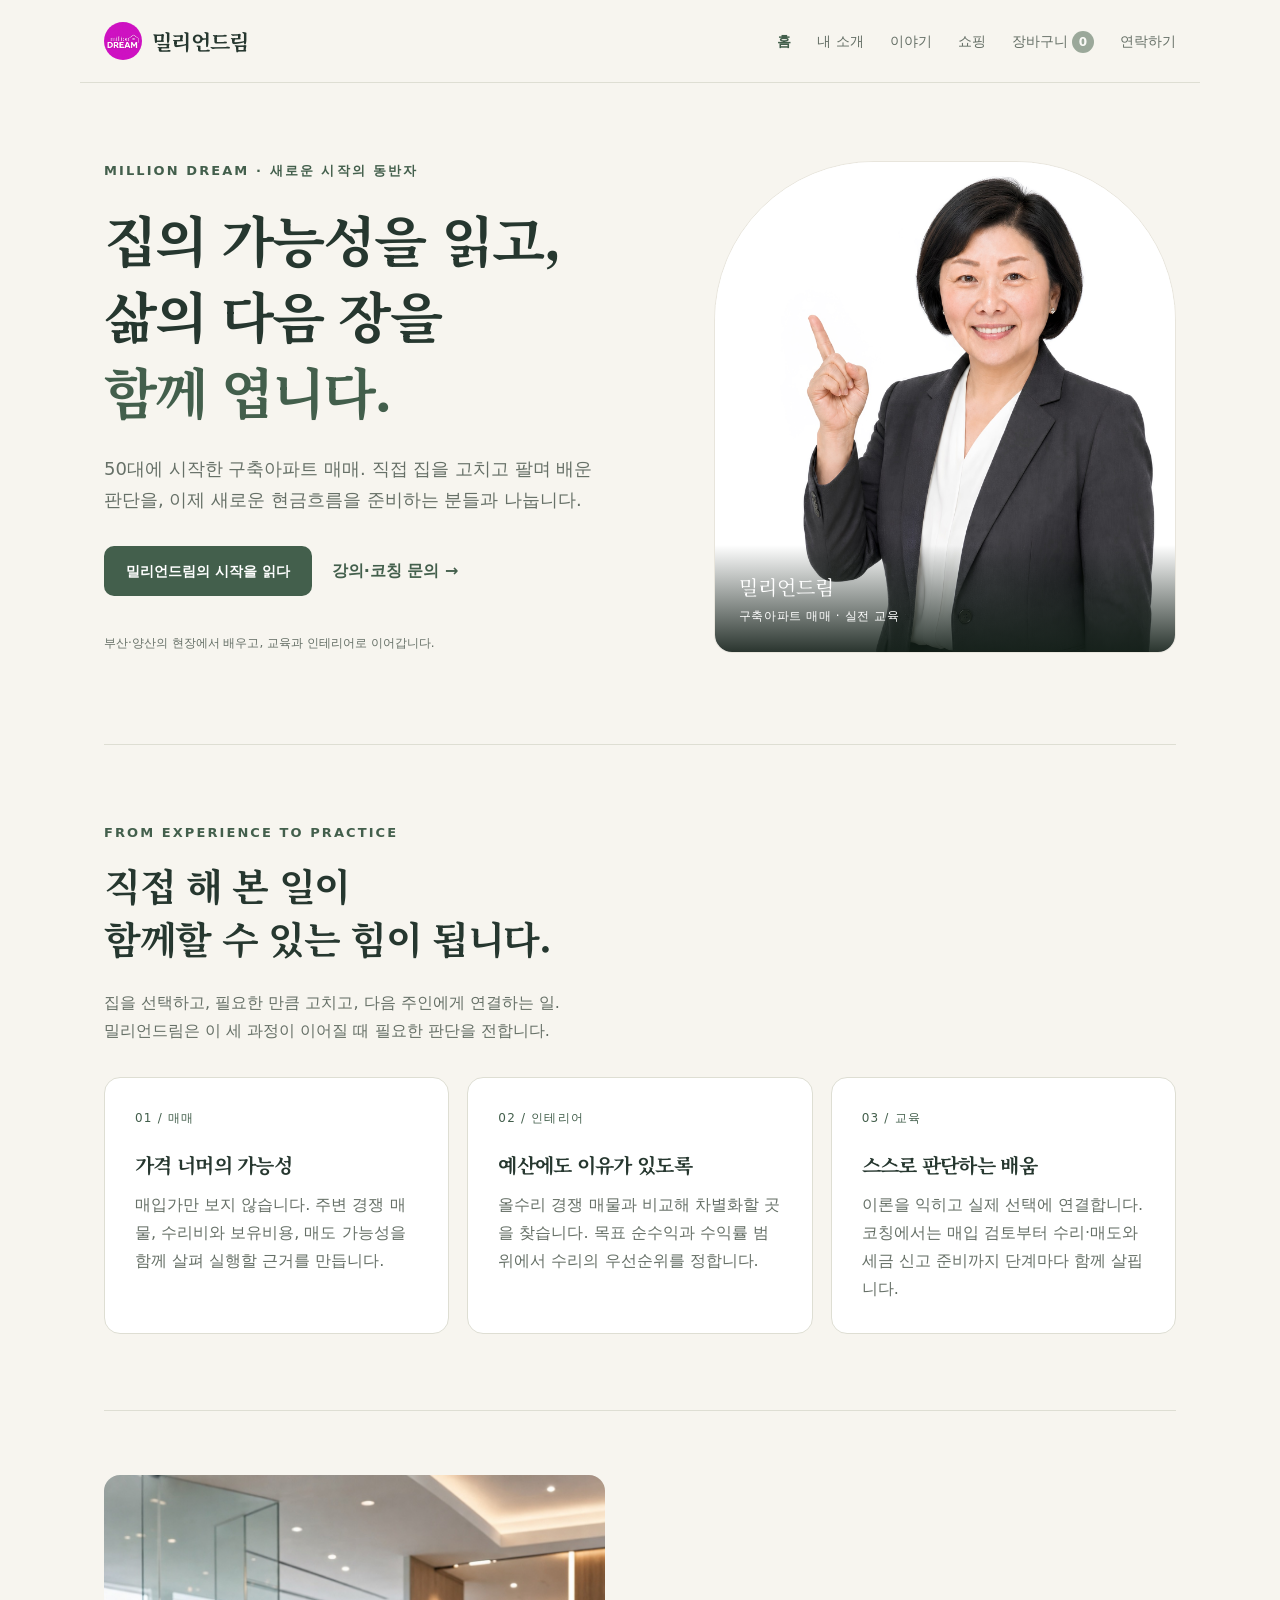
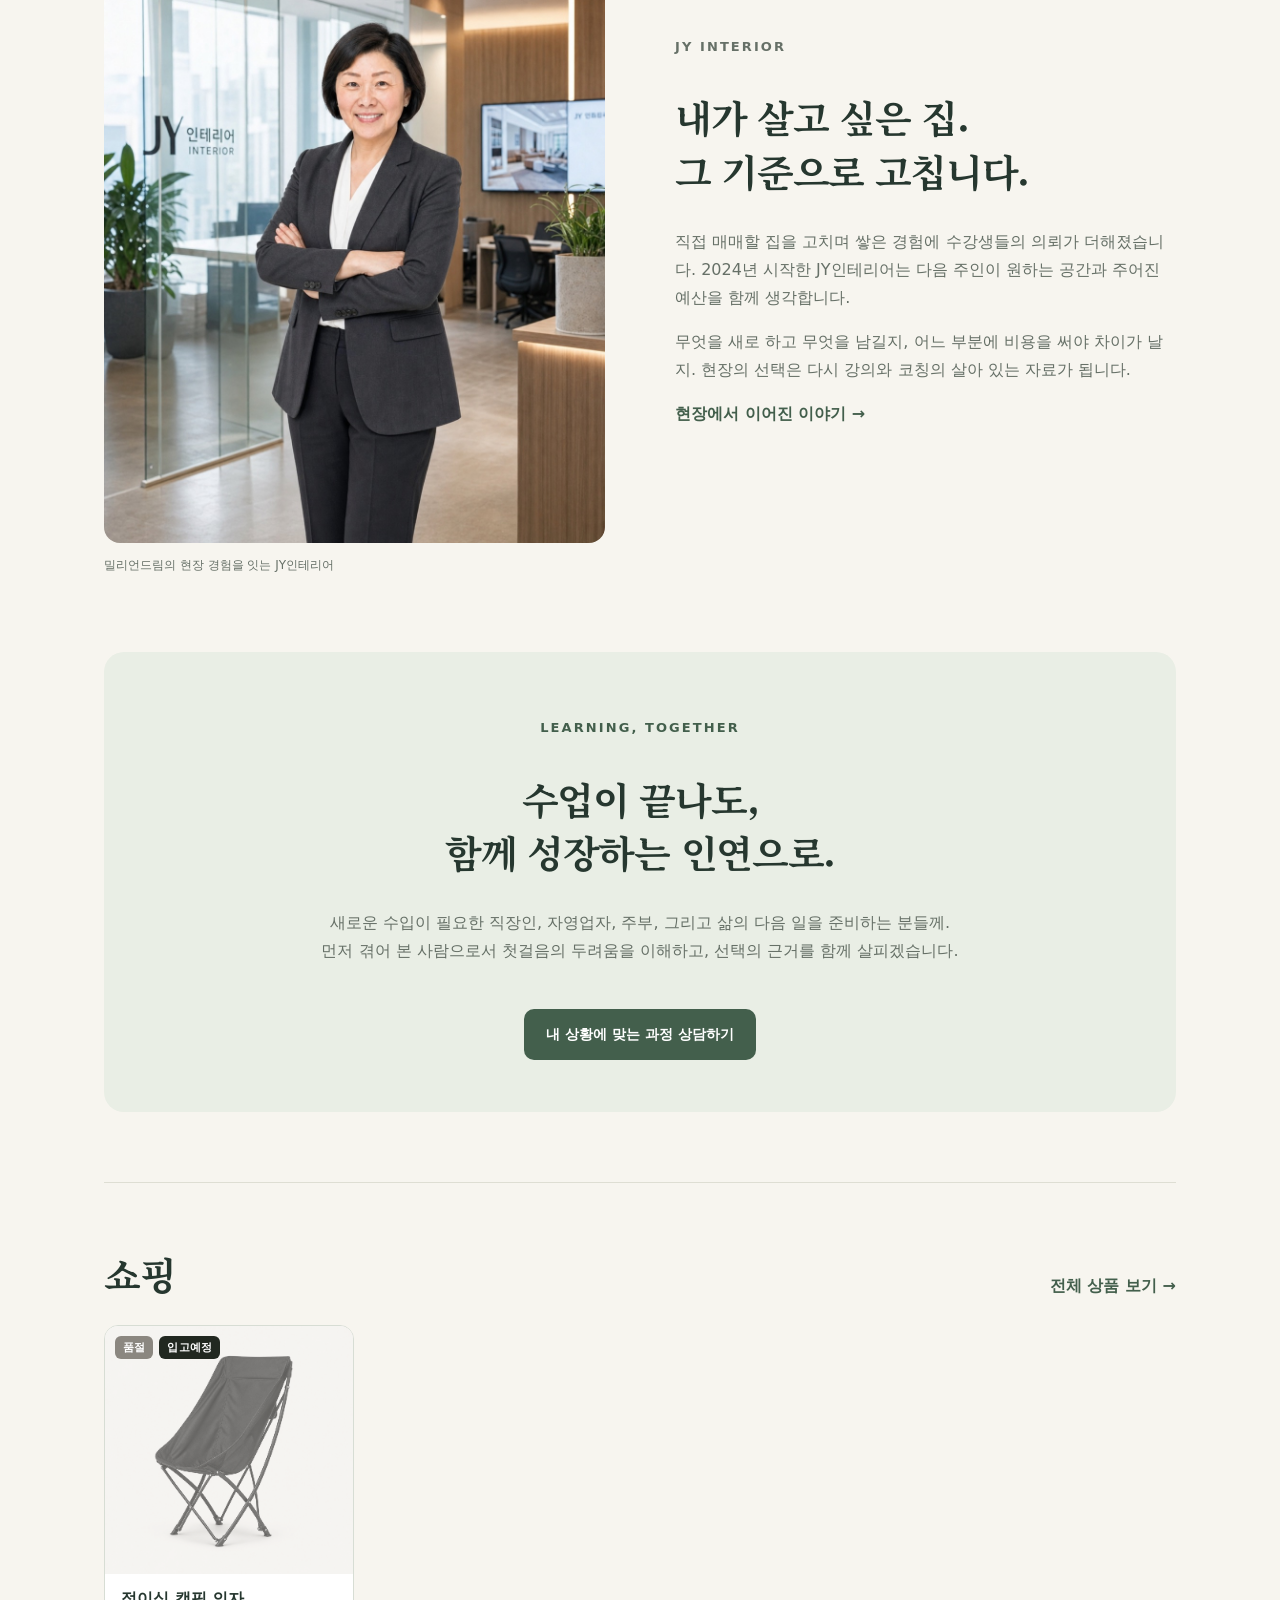
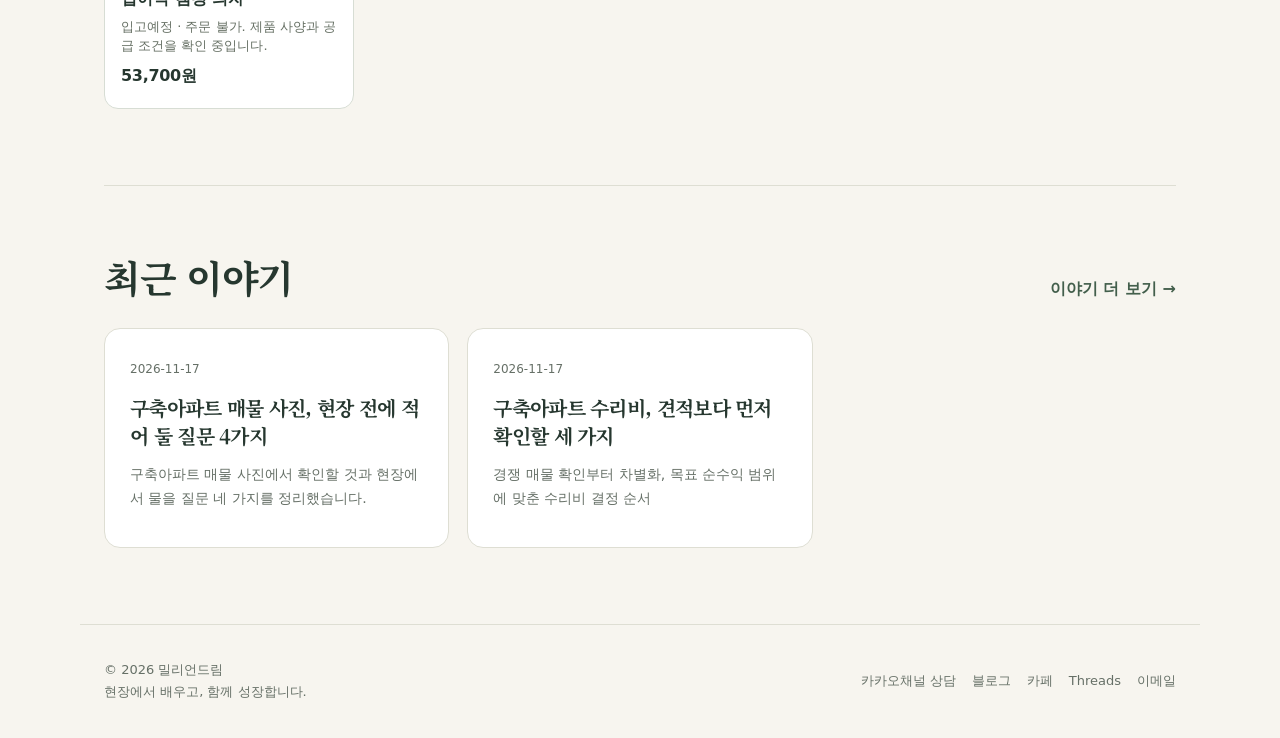
<file: index.html>
<!doctype html><html lang="ko"><head><meta charset="utf-8"><meta name="viewport" content="width=device-width,initial-scale=1"><title>밀리언드림 | 구축 아파트의 가능성을 찾습니다</title><meta name="description" content="50대의 새로운 시작에서 출발한 밀리언드림. 구축아파트 매매, JY인테리어, 현장 중심 교육과 코칭으로 삶의 다음 장을 함께 준비합니다."><link rel="stylesheet" href="/site.css"><link rel="stylesheet" href="/shop/shop.css"></head><body>
<header class="site-header"><a class="site-logo" href="/"><img src="/assets/logo.jpg" width="38" height="38" alt="">밀리언드림</a><button class="menu-toggle" aria-expanded="false" aria-controls="main-nav">메뉴</button><nav id="main-nav" class="site-nav" aria-label="주 메뉴"><a href="/" aria-current="page">홈</a><a href="/about.html">내 소개</a><a href="/story/">이야기</a><a href="/shop/">쇼핑</a><a href="/shop/cart.html" data-shop-cart>장바구니 <span class="sk-count" data-shop-cart-count>0</span></a><a href="/contact.html">연락하기</a></nav></header>
<main class="page"><section class="hero-main hero-split"><div class="hero-copy"><p class="eyebrow">Million Dream · 새로운 시작의 동반자</p><h1>집의 가능성을 읽고,<br>삶의 다음 장을<br><em>함께 엽니다.</em></h1><p class="lead">50대에 시작한 구축아파트 매매. 직접 집을 고치고 팔며 배운 판단을, 이제 새로운 현금흐름을 준비하는 분들과 나눕니다.</p><div class="hero-actions"><a class="button" href="/about.html">밀리언드림의 시작을 읽다</a><a class="text-link" href="/contact.html">강의·코칭 문의 →</a></div><p class="hero-note">부산·양산의 현장에서 배우고, 교육과 인테리어로 이어갑니다.</p></div><figure class="hero-portrait"><img src="/assets/instructor.jpg" width="960" height="1112" alt="미소 지으며 손가락을 들어 보이는 밀리언드림 강사" fetchpriority="high"><figcaption>밀리언드림 <span>구축아파트 매매 · 실전 교육</span></figcaption></figure></section>
<section class="section"><p class="eyebrow">From experience to practice</p><div class="section-head"><h2>직접 해 본 일이<br>함께할 수 있는 힘이 됩니다.</h2></div><p class="section-intro">집을 선택하고, 필요한 만큼 고치고, 다음 주인에게 연결하는 일.<br>밀리언드림은 이 세 과정이 이어질 때 필요한 판단을 전합니다.</p><div class="grid"><div class="feature"><span class="step-number">01 / 매매</span><h3>가격 너머의 가능성</h3><p>매입가만 보지 않습니다. 주변 경쟁 매물, 수리비와 보유비용, 매도 가능성을 함께 살펴 실행할 근거를 만듭니다.</p></div><div class="feature"><span class="step-number">02 / 인테리어</span><h3>예산에도 이유가 있도록</h3><p>올수리 경쟁 매물과 비교해 차별화할 곳을 찾습니다. 목표 순수익과 수익률 범위에서 수리의 우선순위를 정합니다.</p></div><div class="feature"><span class="step-number">03 / 교육</span><h3>스스로 판단하는 배움</h3><p>이론을 익히고 실제 선택에 연결합니다. 코칭에서는 매입 검토부터 수리·매도와 세금 신고 준비까지 단계마다 함께 살핍니다.</p></div></div></section>
<section class="section editorial-split"><figure class="editorial-photo"><img src="/assets/interior-portrait.jpg" width="1050" height="1400" alt="JY인테리어 공간을 배경으로 한 밀리언드림 대표 이미지" loading="lazy"><figcaption>밀리언드림의 현장 경험을 잇는 JY인테리어</figcaption></figure><div><p class="eyebrow">JY Interior</p><h2>내가 살고 싶은 집.<br>그 기준으로 고칩니다.</h2><p>직접 매매할 집을 고치며 쌓은 경험에 수강생들의 의뢰가 더해졌습니다. 2024년 시작한 JY인테리어는 다음 주인이 원하는 공간과 주어진 예산을 함께 생각합니다.</p><p>무엇을 새로 하고 무엇을 남길지, 어느 부분에 비용을 써야 차이가 날지. 현장의 선택은 다시 강의와 코칭의 살아 있는 자료가 됩니다.</p><a class="text-link" href="/about.html">현장에서 이어진 이야기 →</a></div></section>
<section class="section mentoring"><p class="eyebrow">Learning, together</p><h2>수업이 끝나도,<br>함께 성장하는 인연으로.</h2><p class="section-intro">새로운 수입이 필요한 직장인, 자영업자, 주부, 그리고 삶의 다음 일을 준비하는 분들께.<br>먼저 겪어 본 사람으로서 첫걸음의 두려움을 이해하고, 선택의 근거를 함께 살피겠습니다.</p><a class="button" href="https://pf.kakao.com/_hgxfrX" target="_blank" rel="noopener noreferrer">내 상황에 맞는 과정 상담하기</a></section><section class="section"><div class="section-head"><h2>쇼핑</h2><a class="text-link" href="/shop/">전체 상품 보기 →</a></div><div data-shop-featured="3"></div></section>
<section class="section"><div class="section-head"><h2>최근 이야기</h2><a class="text-link" href="/story/">이야기 더 보기 →</a></div><div class="grid" id="latest-posts" aria-live="polite">글을 불러오는 중입니다.</div></section></main>
<footer class="site-footer"><span>© 2026 밀리언드림<br>현장에서 배우고, 함께 성장합니다.</span><div class="footer-links"><a href="https://pf.kakao.com/_hgxfrX" target="_blank" rel="noopener noreferrer">카카오채널 상담</a><a href="https://blog.naver.com/woril" target="_blank" rel="noopener noreferrer">블로그</a><a href="https://cafe.naver.com/1milliondream" target="_blank" rel="noopener noreferrer">카페</a><a href="https://www.threads.com/@milliondream_kr" target="_blank" rel="noopener noreferrer">Threads</a><a href="mailto:01074668551a@gmail.com">이메일</a></div></footer><script src="/site.js" defer></script><script src="/shop/shop.js" defer></script></body></html>
</file>
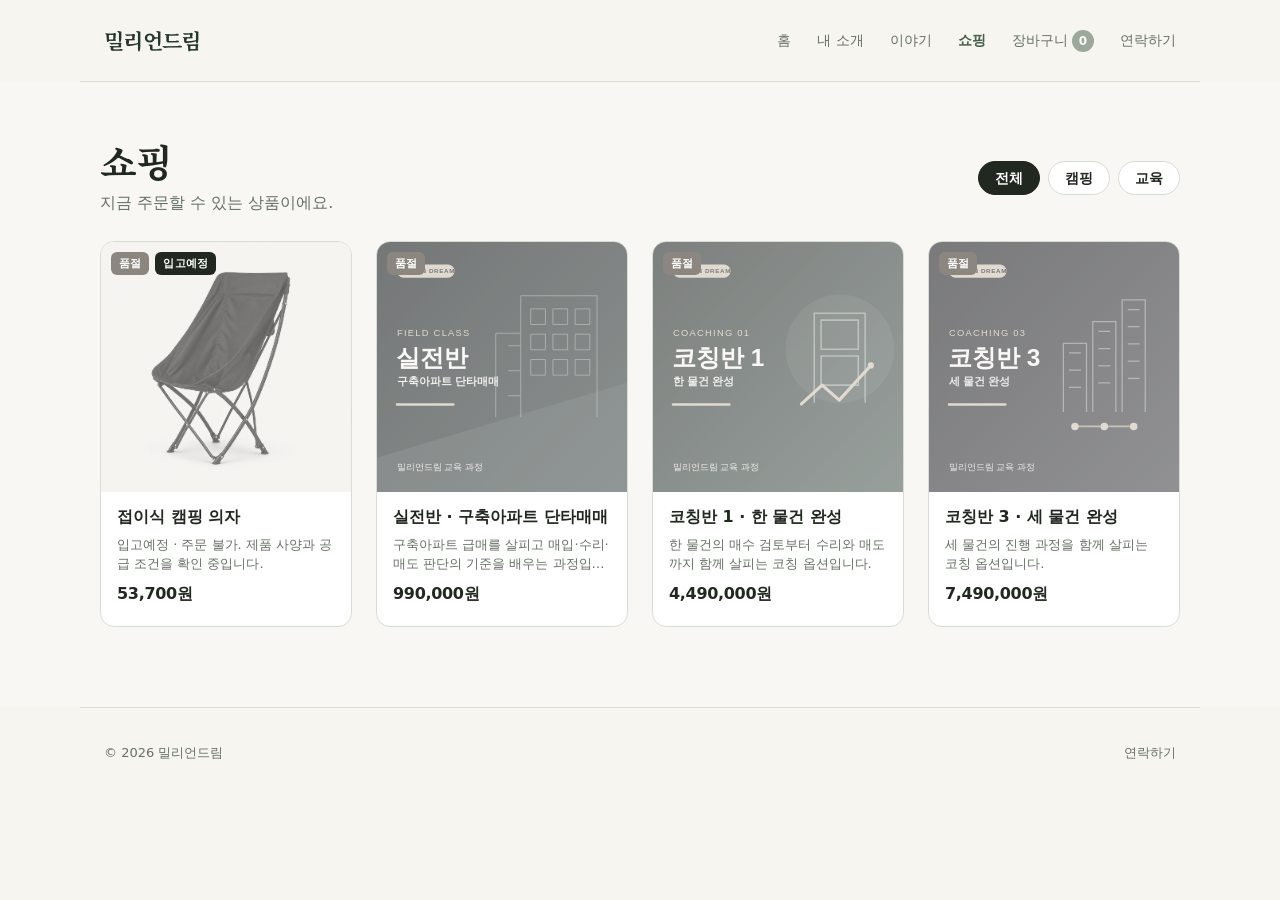
<file: shop/index.html>
<!doctype html>
<html lang="ko">
<head>
  <meta charset="utf-8">
  <meta name="viewport" content="width=device-width, initial-scale=1">
  <title>쇼핑</title>
  <!-- ① 내 사이트 공통 CSS가 있으면 여기에 연결해요. 예) <link rel="stylesheet" href="../assets/style.css"> -->
  <link rel="stylesheet" href="../site.css">
  <link rel="stylesheet" href="shop.css">
</head>
<body data-shop-page="list">
  <header class="site-header"><a class="site-logo" href="/">밀리언드림</a><button class="menu-toggle" aria-expanded="false" aria-controls="main-nav">메뉴</button><nav id="main-nav" class="site-nav" aria-label="주 메뉴"><a href="/">홈</a><a href="/about.html">내 소개</a><a href="/story/">이야기</a><a href="/shop/" aria-current="page">쇼핑</a><a href="/shop/cart.html" data-shop-cart>장바구니 <span class="sk-count" data-shop-cart-count>0</span></a><a href="/contact.html">연락하기</a></nav></header>

  <main class="sk-page">
    <div class="sk-wrap">
      <div class="sk-head"><div><h1>쇼핑</h1><p>지금 주문할 수 있는 상품이에요.</p></div><div class="sk-chips" data-shop-cats></div></div>
      <div data-shop-list><div class="sk-empty">상품을 불러오는 중이에요…</div></div>
    </div>
  </main>

  <footer class="site-footer"><span>© 2026 밀리언드림</span><span><a href="/contact.html">연락하기</a></span></footer>

  <script src="shop.js" defer></script>
  <script src="../site.js" defer></script>
</body>
</html>
</file>
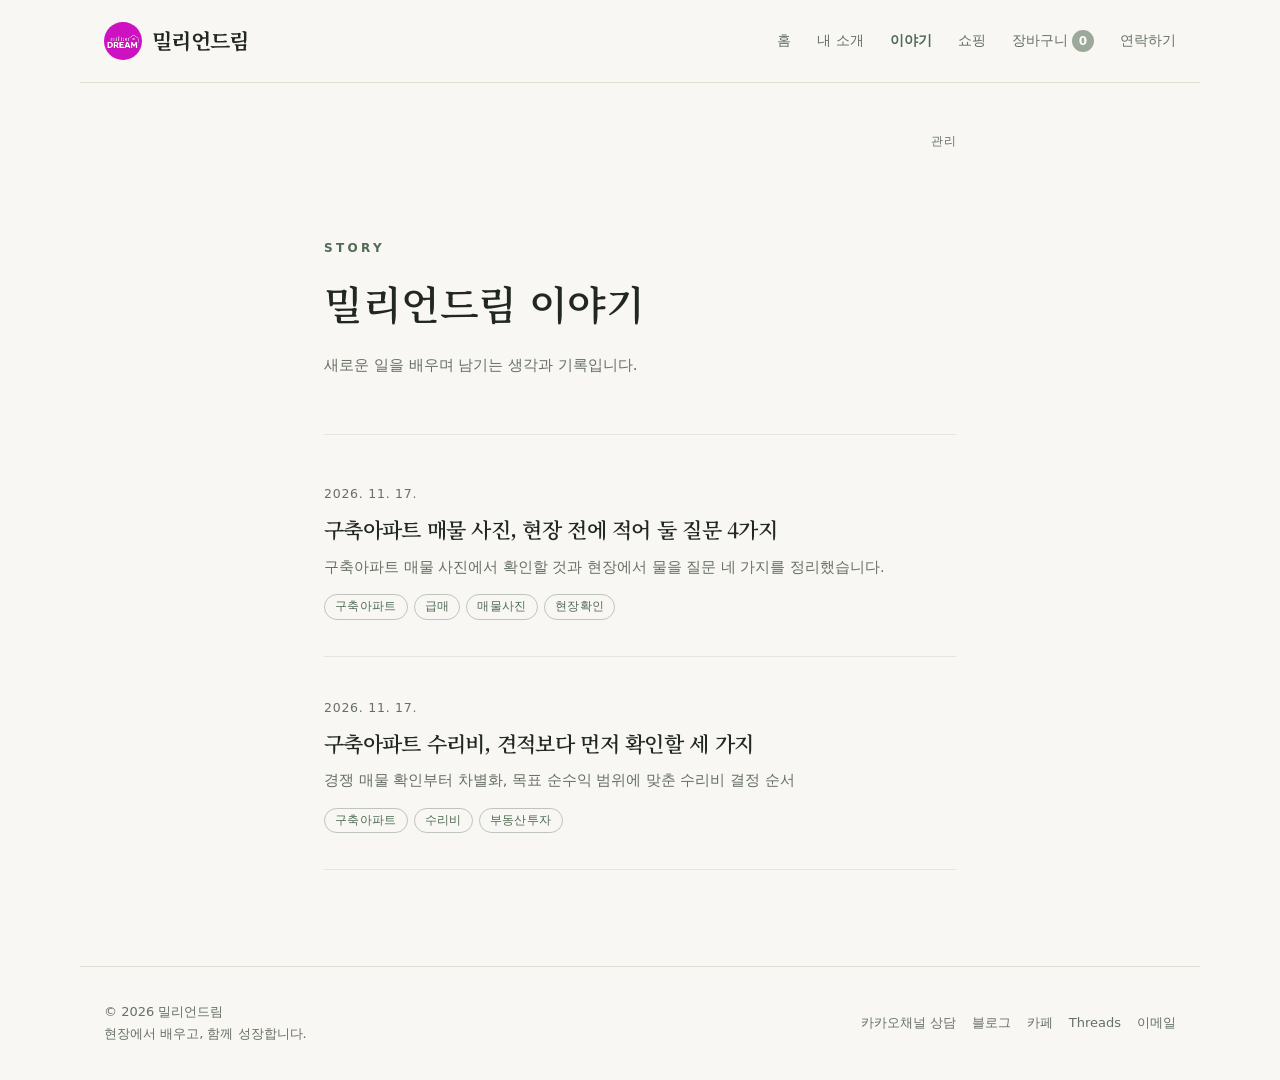
<file: story/index.html>
<!DOCTYPE html>
<html lang="ko">
<head>
<meta charset="UTF-8">
<meta name="viewport" content="width=device-width, initial-scale=1">
<title>이야기 | 밀리언드림</title>
<meta name="description" content="밀리언드림의 전환과 배움의 기록을 읽어보세요.">
<link rel="stylesheet" href="../site.css"><link rel="stylesheet" href="../shop/shop.css">
<link rel="preconnect" href="https://fonts.googleapis.com">
<link rel="preconnect" href="https://fonts.gstatic.com" crossorigin>
<link href="https://fonts.googleapis.com/css2?family=Noto+Serif+KR:wght@400;600&display=swap" rel="stylesheet">
<style>
:root{
  --bg:#f8f7f3;
  --ink:#212820;
  --accent:#506b55;
  --muted:#667064;
  --serif:'Noto Serif KR',Georgia,serif;
  --sans:'Pretendard','Apple SD Gothic Neo','Noto Sans KR',system-ui,sans-serif;
}
*{margin:0;padding:0;box-sizing:border-box}
body{background:var(--bg);color:var(--ink);font-family:var(--sans);line-height:1.7;
  -webkit-font-smoothing:antialiased;min-height:100vh}
.wrap{max-width:680px;margin:0 auto;padding:0 24px 96px}
header.site{display:flex;justify-content:space-between;align-items:baseline;
  padding:48px 0 0}
header.site .admin-link{font-size:12px;color:var(--muted);text-decoration:none;
  letter-spacing:.04em;border-bottom:1px solid transparent}
header.site .admin-link:hover{color:var(--accent);border-bottom-color:var(--accent)}
.hero{padding:72px 0 56px;border-bottom:1px solid rgba(0,0,0,.08)}
.hero .eyebrow{font-size:12px;letter-spacing:.28em;color:var(--accent);
  text-transform:uppercase;margin-bottom:16px}
.hero h1{font-family:var(--serif);font-weight:600;font-size:clamp(28px,6vw,40px);
  letter-spacing:-.01em;line-height:1.3}
.hero p{margin-top:14px;color:var(--muted);font-size:15px}
.list{list-style:none;padding-top:8px}
.card{border-bottom:1px solid rgba(0,0,0,.08)}
.card a{display:block;text-decoration:none;color:inherit;padding:36px 8px;
  margin:0 -8px;border-radius:10px;transition:background .18s ease,transform .18s ease}
.card a:hover{background:rgba(0,0,0,.028);transform:translateX(4px)}
.card time{font-size:12.5px;color:var(--muted);letter-spacing:.06em}
.card h2{font-family:var(--serif);font-weight:600;font-size:21px;line-height:1.45;
  margin:8px 0 10px;transition:color .18s ease}
.card a:hover h2{color:var(--accent)}
.card .summary{font-size:14.5px;color:var(--muted);line-height:1.75;
  display:-webkit-box;-webkit-line-clamp:2;-webkit-box-orient:vertical;overflow:hidden}
.tags{margin-top:14px;display:flex;gap:6px;flex-wrap:wrap}
.tag{font-size:11.5px;color:var(--accent);border:1px solid color-mix(in srgb,var(--accent) 35%,transparent);
  border-radius:999px;padding:2px 10px;letter-spacing:.03em}
.empty,.error{padding:96px 0;text-align:center;color:var(--muted);font-size:15px}
.empty strong{display:block;font-family:var(--serif);font-size:19px;color:var(--ink);
  margin-bottom:10px;font-weight:600}
@media (max-width:480px){
  .hero{padding:56px 0 40px}
  .card a{padding:28px 4px;margin:0 -4px}
}
</style>
</head>
<!-- ═══════════════════════════════════════════════════════════
     이 파일은 "혼자서도 열리는" 독립 페이지입니다.
     내 사이트에 이식할 때는 아래 두 슬롯을 반드시 채우세요.
       ① HEADER 슬롯 : 홈페이지의 로고 + 네비게이션 + 모바일 메뉴를 그대로 복사
       ② FOOTER 슬롯 : 홈페이지의 푸터를 그대로 복사
     색·서체는 :root 의 CSS 변수를 홈페이지 값으로 바꾸면 됩니다.
     (본문 폭 --- .wrap 의 max-width 680px --- 은 가독성을 위해 유지 권장)
     ═══════════════════════════════════════════════════════════ -->
<body>

<header class="site-header"><a class="site-logo" href="/"><img src="/assets/logo.jpg" width="38" height="38" alt="">밀리언드림</a><button class="menu-toggle" aria-expanded="false" aria-controls="main-nav">메뉴</button><nav id="main-nav" class="site-nav" aria-label="주 메뉴"><a href="/">홈</a><a href="/about.html">내 소개</a><a href="/story/" aria-current="page">이야기</a><a href="/shop/">쇼핑</a><a href="/shop/cart.html" data-shop-cart>장바구니 <span class="sk-count" data-shop-cart-count>0</span></a><a href="/contact.html">연락하기</a></nav></header>

<div class="wrap">
  <header class="site">
    <span aria-hidden="true"></span>
    <a class="admin-link" href="admin.html">관리</a>
  </header>
  <section class="hero">
    <p class="eyebrow">Story</p>
    <h1>밀리언드림 이야기</h1>
    <p>새로운 일을 배우며 남기는 생각과 기록입니다.</p>
  </section>
  <ul class="list" id="list"></ul>
</div>
<script>
(function(){
  var list = document.getElementById('list');

  function el(tag, cls, text){
    var n = document.createElement(tag);
    if (cls) n.className = cls;
    if (text != null) n.textContent = text;
    return n;
  }

  function fmtDate(s){
    var d = new Date(s + 'T00:00:00');
    if (isNaN(d)) return s || '';
    return d.getFullYear() + '. ' + (d.getMonth()+1) + '. ' + d.getDate() + '.';
  }

  function render(posts){
    if (!Array.isArray(posts) || posts.length === 0){
      var empty = el('div','empty');
      empty.appendChild(el('strong', null, '아직 올라온 글이 없습니다'));
      
      list.replaceWith(empty);
      return;
    }
    posts = posts.slice().sort(function(a,b){
      return String(b.date||'').localeCompare(String(a.date||''));
    });
    posts.forEach(function(p){
      var li = el('li','card');
      var a = el('a');
      a.href = p.url ? String(p.url) : 'post.html?id=' + encodeURIComponent(p.id || '');
      var t = el('time', null, fmtDate(p.date));
      t.setAttribute('datetime', String(p.date||''));
      a.appendChild(t);
      a.appendChild(el('h2', null, String(p.title || '(제목 없음)')));
      if (p.summary) a.appendChild(el('p','summary', String(p.summary)));
      if (Array.isArray(p.tags) && p.tags.length){
        var tags = el('div','tags');
        p.tags.forEach(function(tg){ tags.appendChild(el('span','tag', String(tg))); });
        a.appendChild(tags);
      }
      li.appendChild(a);
      list.appendChild(li);
    });
  }

  fetch('posts.json', {cache:'no-store'})
    .then(function(r){ if(!r.ok) throw new Error(r.status); return r.json(); })
    .then(render)
    .catch(function(){
      list.replaceWith(el('div','error','글 목록을 불러오지 못했습니다. 잠시 후 새로고침해 주세요.'));
    });
})();
</script>

<footer class="site-footer"><span>© 2026 밀리언드림<br>현장에서 배우고, 함께 성장합니다.</span><div class="footer-links"><a href="https://pf.kakao.com/_hgxfrX" target="_blank" rel="noopener noreferrer">카카오채널 상담</a><a href="https://blog.naver.com/woril" target="_blank" rel="noopener noreferrer">블로그</a><a href="https://cafe.naver.com/1milliondream" target="_blank" rel="noopener noreferrer">카페</a><a href="https://www.threads.com/@milliondream_kr" target="_blank" rel="noopener noreferrer">Threads</a><a href="mailto:01074668551a@gmail.com">이메일</a></div></footer><script src="../site.js" defer></script><script src="../shop/shop.js" defer></script>

</body>
</html>
</file>
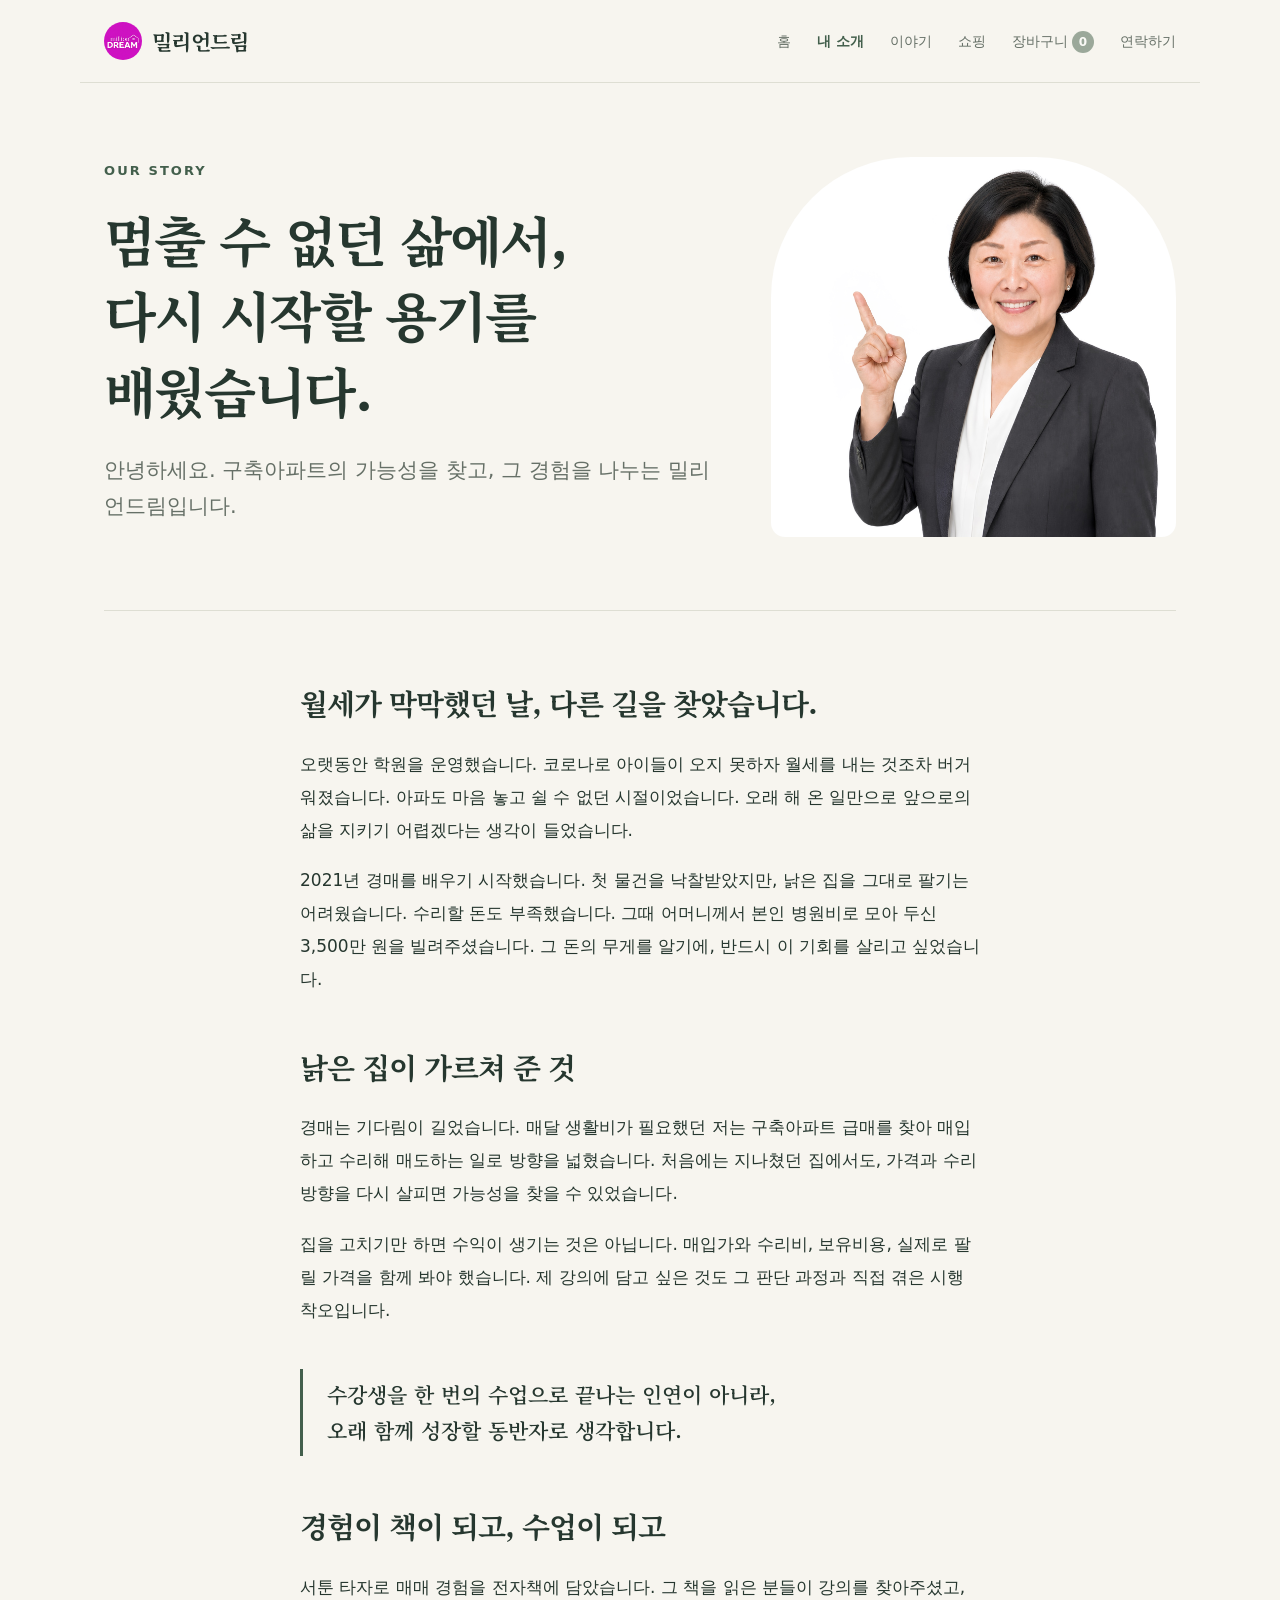
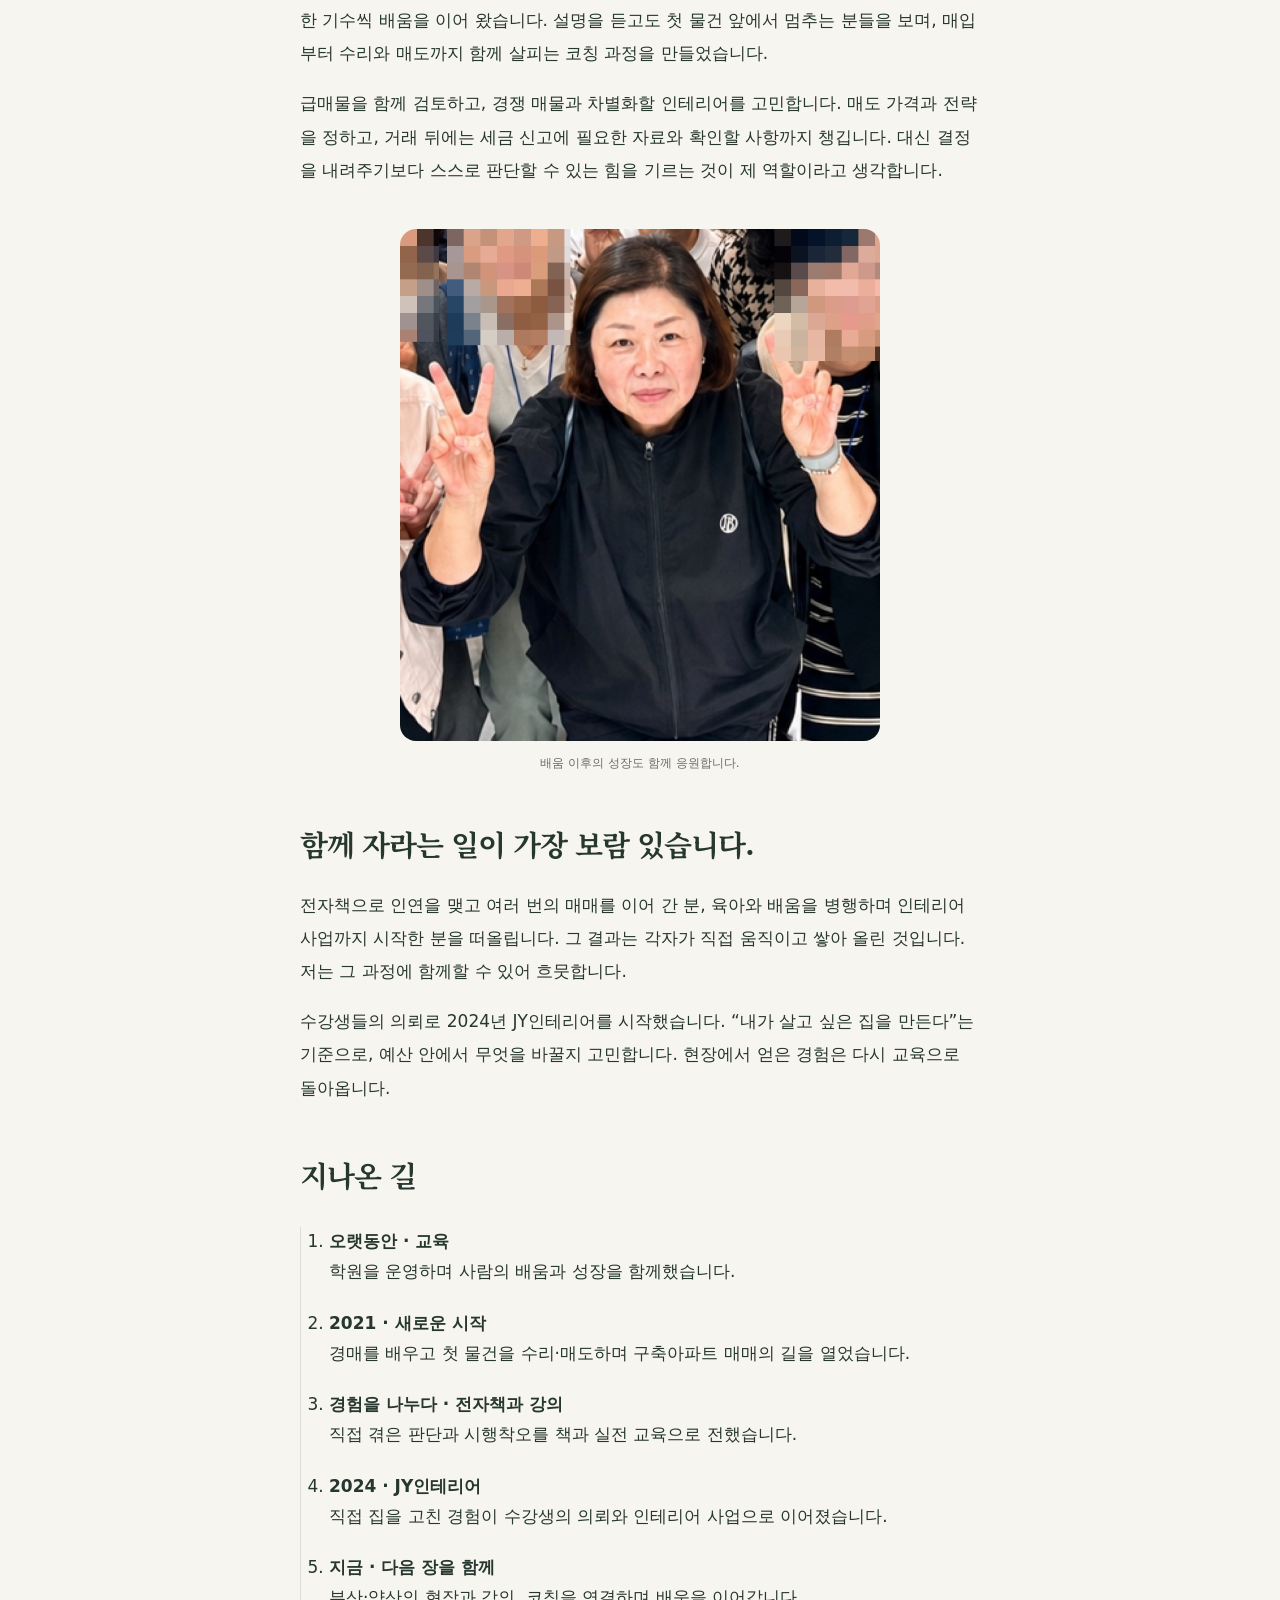
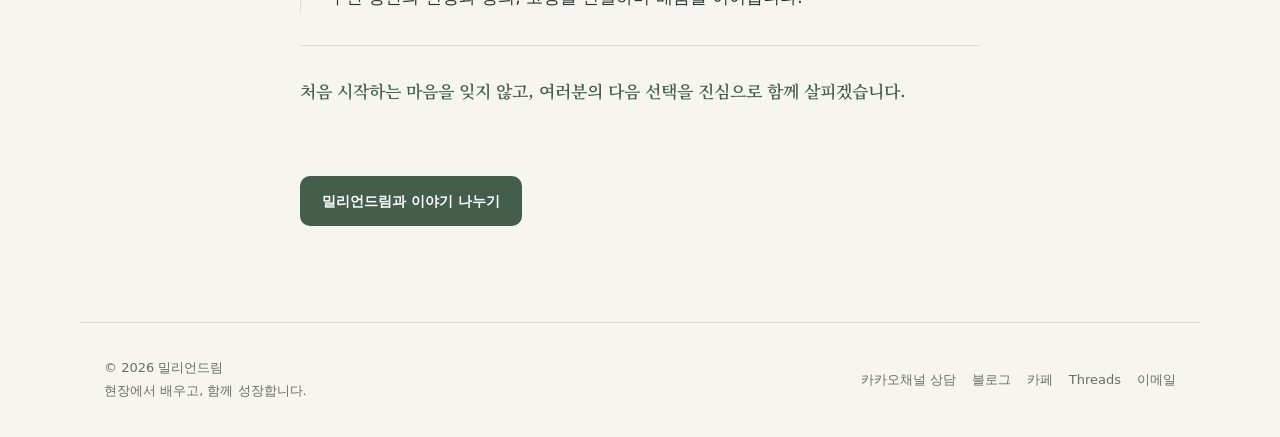
<file: about.html>
<!doctype html><html lang="ko"><head><meta charset="utf-8"><meta name="viewport" content="width=device-width,initial-scale=1"><title>밀리언드림의 시작과 약속 | 내 소개</title><meta name="description" content="학원 운영의 위기에서 시작한 구축아파트 매매. 현장의 경험을 교육과 JY인테리어로 이어 온 밀리언드림의 이야기와 약속."><link rel="stylesheet" href="/site.css"><link rel="stylesheet" href="/shop/shop.css"></head><body>
<header class="site-header"><a class="site-logo" href="/"><img src="/assets/logo.jpg" width="38" height="38" alt="">밀리언드림</a><button class="menu-toggle" aria-expanded="false" aria-controls="main-nav">메뉴</button><nav id="main-nav" class="site-nav" aria-label="주 메뉴"><a href="/">홈</a><a href="/about.html" aria-current="page">내 소개</a><a href="/story/">이야기</a><a href="/shop/">쇼핑</a><a href="/shop/cart.html" data-shop-cart>장바구니 <span class="sk-count" data-shop-cart-count>0</span></a><a href="/contact.html">연락하기</a></nav></header>
<main class="page"><section class="about-opening"><div><p class="eyebrow">Our story</p><h1>멈출 수 없던 삶에서,<br>다시 시작할 용기를<br>배웠습니다.</h1><p class="lead">안녕하세요. 구축아파트의 가능성을 찾고, 그 경험을 나누는 밀리언드림입니다.</p></div><img src="/assets/instructor.jpg" width="960" height="1112" alt="밀리언드림 강사 대표사진" fetchpriority="high"></section><article class="reading story-body"><h2>월세가 막막했던 날, 다른 길을 찾았습니다.</h2><p>오랫동안 학원을 운영했습니다. 코로나로 아이들이 오지 못하자 월세를 내는 것조차 버거워졌습니다. 아파도 마음 놓고 쉴 수 없던 시절이었습니다. 오래 해 온 일만으로 앞으로의 삶을 지키기 어렵겠다는 생각이 들었습니다.</p><p>2021년 경매를 배우기 시작했습니다. 첫 물건을 낙찰받았지만, 낡은 집을 그대로 팔기는 어려웠습니다. 수리할 돈도 부족했습니다. 그때 어머니께서 본인 병원비로 모아 두신 3,500만 원을 빌려주셨습니다. 그 돈의 무게를 알기에, 반드시 이 기회를 살리고 싶었습니다.</p><h2>낡은 집이 가르쳐 준 것</h2><p>경매는 기다림이 길었습니다. 매달 생활비가 필요했던 저는 구축아파트 급매를 찾아 매입하고 수리해 매도하는 일로 방향을 넓혔습니다. 처음에는 지나쳤던 집에서도, 가격과 수리 방향을 다시 살피면 가능성을 찾을 수 있었습니다.</p><p>집을 고치기만 하면 수익이 생기는 것은 아닙니다. 매입가와 수리비, 보유비용, 실제로 팔릴 가격을 함께 봐야 했습니다. 제 강의에 담고 싶은 것도 그 판단 과정과 직접 겪은 시행착오입니다.</p><blockquote>수강생을 한 번의 수업으로 끝나는 인연이 아니라,<br>오래 함께 성장할 동반자로 생각합니다.</blockquote><h2>경험이 책이 되고, 수업이 되고</h2><p>서툰 타자로 매매 경험을 전자책에 담았습니다. 그 책을 읽은 분들이 강의를 찾아주셨고, 한 기수씩 배움을 이어 왔습니다. 설명을 듣고도 첫 물건 앞에서 멈추는 분들을 보며, 매입부터 수리와 매도까지 함께 살피는 코칭 과정을 만들었습니다.</p><p>급매물을 함께 검토하고, 경쟁 매물과 차별화할 인테리어를 고민합니다. 매도 가격과 전략을 정하고, 거래 뒤에는 세금 신고에 필요한 자료와 확인할 사항까지 챙깁니다. 대신 결정을 내려주기보다 스스로 판단할 수 있는 힘을 기르는 것이 제 역할이라고 생각합니다.</p><figure class="community-photo"><img src="/assets/class.jpg" width="800" height="854" alt="밀리언드림 강사와 수강생들이 함께한 모습. 주변 인물의 얼굴은 모자이크 처리했습니다." loading="lazy"><figcaption>배움 이후의 성장도 함께 응원합니다.</figcaption></figure><h2>함께 자라는 일이 가장 보람 있습니다.</h2><p>전자책으로 인연을 맺고 여러 번의 매매를 이어 간 분, 육아와 배움을 병행하며 인테리어 사업까지 시작한 분을 떠올립니다. 그 결과는 각자가 직접 움직이고 쌓아 올린 것입니다. 저는 그 과정에 함께할 수 있어 흐뭇합니다.</p><p>수강생들의 의뢰로 2024년 JY인테리어를 시작했습니다. “내가 살고 싶은 집을 만든다”는 기준으로, 예산 안에서 무엇을 바꿀지 고민합니다. 현장에서 얻은 경험은 다시 교육으로 돌아옵니다.</p><h2>지나온 길</h2><ol class="timeline"><li><strong>오랫동안 · 교육</strong><br>학원을 운영하며 사람의 배움과 성장을 함께했습니다.</li><li><strong>2021 · 새로운 시작</strong><br>경매를 배우고 첫 물건을 수리·매도하며 구축아파트 매매의 길을 열었습니다.</li><li><strong>경험을 나누다 · 전자책과 강의</strong><br>직접 겪은 판단과 시행착오를 책과 실전 교육으로 전했습니다.</li><li><strong>2024 · JY인테리어</strong><br>직접 집을 고친 경험이 수강생의 의뢰와 인테리어 사업으로 이어졌습니다.</li><li><strong>지금 · 다음 장을 함께</strong><br>부산·양산의 현장과 강의, 코칭을 연결하며 배움을 이어갑니다.</li></ol><p class="closing-promise">처음 시작하는 마음을 잊지 않고, 여러분의 다음 선택을 진심으로 함께 살피겠습니다.</p><a class="button" href="/contact.html">밀리언드림과 이야기 나누기</a></article></main>
<footer class="site-footer"><span>© 2026 밀리언드림<br>현장에서 배우고, 함께 성장합니다.</span><div class="footer-links"><a href="https://pf.kakao.com/_hgxfrX" target="_blank" rel="noopener noreferrer">카카오채널 상담</a><a href="https://blog.naver.com/woril" target="_blank" rel="noopener noreferrer">블로그</a><a href="https://cafe.naver.com/1milliondream" target="_blank" rel="noopener noreferrer">카페</a><a href="https://www.threads.com/@milliondream_kr" target="_blank" rel="noopener noreferrer">Threads</a><a href="mailto:01074668551a@gmail.com">이메일</a></div></footer><script src="/site.js" defer></script><script src="/shop/shop.js" defer></script></body></html>
</file>
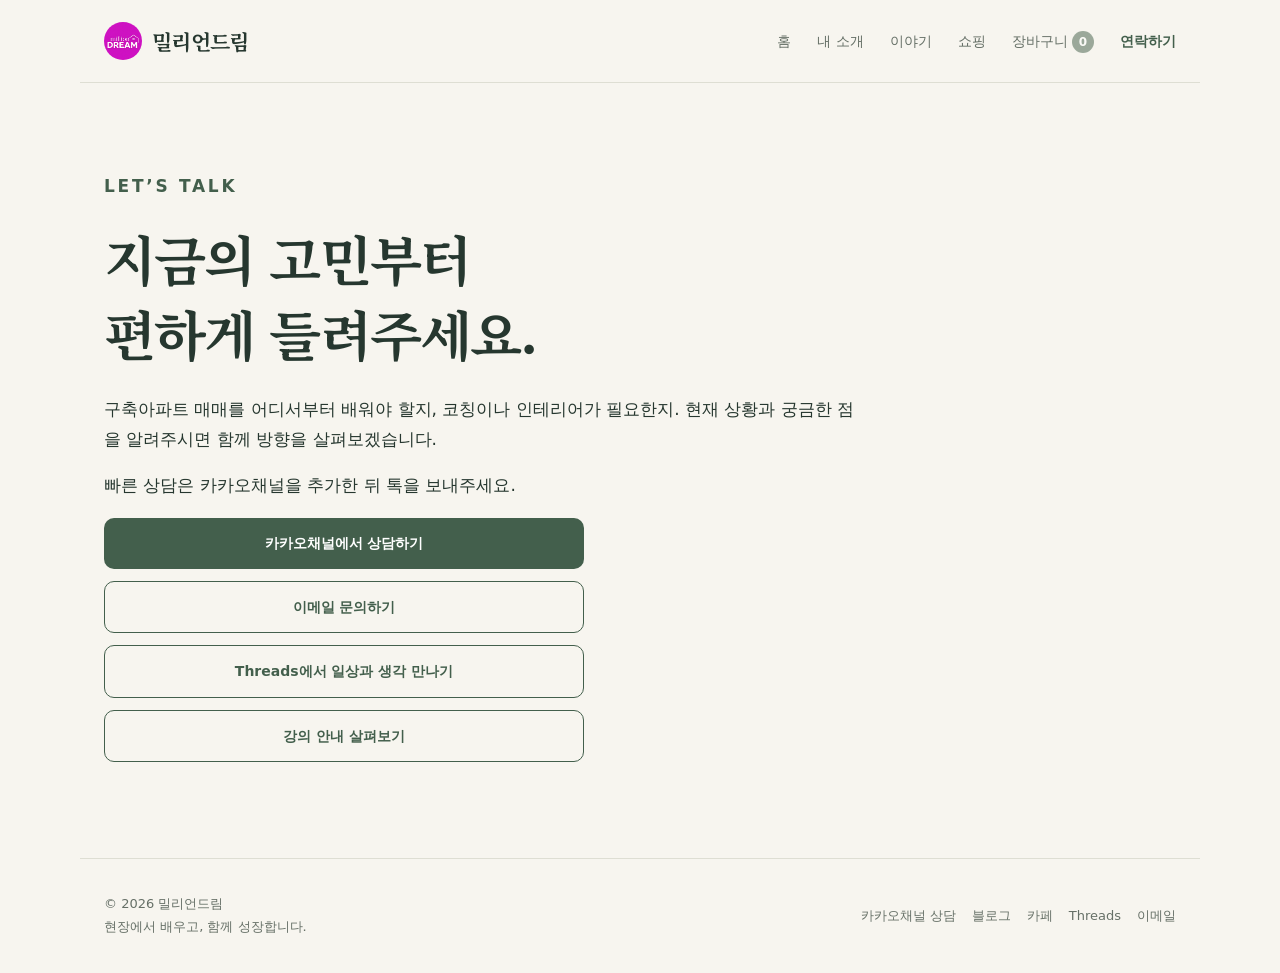
<file: contact.html>
<!doctype html><html lang="ko"><head><meta charset="utf-8"><meta name="viewport" content="width=device-width,initial-scale=1"><title>연락하기 | 밀리언드림</title><meta name="description" content="밀리언드림의 연락 안내."><link rel="stylesheet" href="/site.css"><link rel="stylesheet" href="/shop/shop.css"></head><body>
<header class="site-header"><a class="site-logo" href="/"><img src="/assets/logo.jpg" width="38" height="38" alt="">밀리언드림</a><button class="menu-toggle" aria-expanded="false" aria-controls="main-nav">메뉴</button><nav id="main-nav" class="site-nav" aria-label="주 메뉴"><a href="/">홈</a><a href="/about.html">내 소개</a><a href="/story/">이야기</a><a href="/shop/">쇼핑</a><a href="/shop/cart.html" data-shop-cart>장바구니 <span class="sk-count" data-shop-cart-count>0</span></a><a href="/contact.html" aria-current="page">연락하기</a></nav></header>
<main class="page"><section class="reading"><p class="eyebrow">Let’s talk</p><h1>지금의 고민부터<br>편하게 들려주세요.</h1><p>구축아파트 매매를 어디서부터 배워야 할지, 코칭이나 인테리어가 필요한지. 현재 상황과 궁금한 점을 알려주시면 함께 방향을 살펴보겠습니다.</p><p>빠른 상담은 카카오채널을 추가한 뒤 톡을 보내주세요.</p><div class="contact-buttons"><a class="button" href="https://pf.kakao.com/_hgxfrX" target="_blank" rel="noopener noreferrer">카카오채널에서 상담하기</a><a class="button secondary" href="mailto:01074668551a@gmail.com" target="_blank" rel="noopener noreferrer">이메일 문의하기</a><a class="button secondary" href="https://www.threads.com/@milliondream_kr" target="_blank" rel="noopener noreferrer">Threads에서 일상과 생각 만나기</a><a class="button secondary" href="https://www.latpeed.com/products/SHXmi" target="_blank" rel="noopener noreferrer">강의 안내 살펴보기</a></div></section></main><footer class="site-footer"><span>© 2026 밀리언드림<br>현장에서 배우고, 함께 성장합니다.</span><div class="footer-links"><a href="https://pf.kakao.com/_hgxfrX" target="_blank" rel="noopener noreferrer">카카오채널 상담</a><a href="https://blog.naver.com/woril" target="_blank" rel="noopener noreferrer">블로그</a><a href="https://cafe.naver.com/1milliondream" target="_blank" rel="noopener noreferrer">카페</a><a href="https://www.threads.com/@milliondream_kr" target="_blank" rel="noopener noreferrer">Threads</a><a href="mailto:01074668551a@gmail.com">이메일</a></div></footer><script src="/site.js" defer></script><script src="/shop/shop.js" defer></script></body></html>
</file>
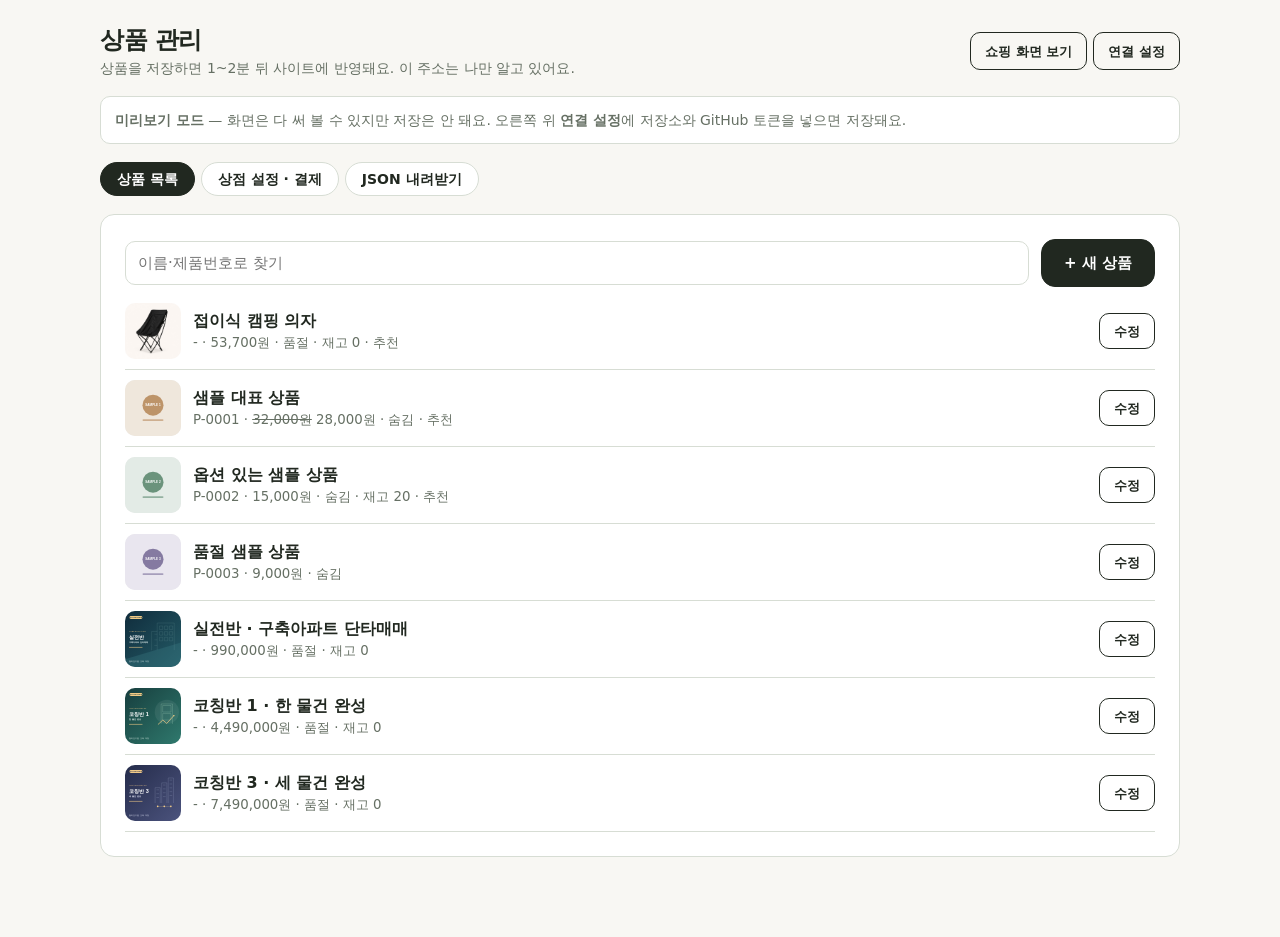
<file: shop/admin.html>
<!doctype html>
<html lang="ko">
<head>
  <meta charset="utf-8">
  <meta name="viewport" content="width=device-width, initial-scale=1">
  <meta name="robots" content="noindex, nofollow">
  <title>상품 관리</title>
  <link rel="stylesheet" href="shop.css">
  <style>
    body { margin: 0; background: var(--sk-page); color: var(--sk-ink); font-family: var(--sk-font); }
    .ad { max-width: 1080px; margin: 0 auto; padding: 24px 16px 80px; }
    .ad h1 { font-size: 24px; margin: 0 0 4px; letter-spacing: -.02em; }
    .ad h2 { font-size: 18px; margin: 0 0 14px; }
    .ad-top { display: flex; justify-content: space-between; align-items: center; gap: 12px; flex-wrap: wrap; margin-bottom: 18px; }
    .ad-tabs { display: flex; gap: 6px; margin: 18px 0; flex-wrap: wrap; }
    .ad-row { display: grid; grid-template-columns: 56px 1fr auto; gap: 12px; align-items: center; padding: 10px 0; border-bottom: 1px solid var(--sk-line); }
    .ad-row img { width: 56px; height: 56px; object-fit: cover; border-radius: 10px; background: #eee; }
    .ad-row small { color: var(--sk-sub); display: block; margin-top: 2px; }
    .ad-grid { display: grid; grid-template-columns: repeat(2, minmax(0, 1fr)); gap: 0 14px; }
    .ad-grid3 { display: grid; grid-template-columns: repeat(3, minmax(0, 1fr)); gap: 0 14px; }
    .ad-hint { font-size: 12px; color: var(--sk-sub); font-weight: 400; }
    .ad-pics { display: flex; gap: 8px; flex-wrap: wrap; margin-bottom: 8px; }
    .ad-pic { position: relative; width: 92px; }
    .ad-pic img { width: 92px; height: 92px; object-fit: cover; border-radius: 10px; border: 1px solid var(--sk-line); background: #fff; display: block; }
    .ad-pic div { display: flex; gap: 4px; margin-top: 4px; }
    .ad-pic button { flex: 1; min-height: 28px; border: 1px solid var(--sk-line); background: #fff; border-radius: 8px; cursor: pointer; font-size: 12px; }
    .ad-preview { padding: 14px; border-radius: 12px; background: #fff; border: 1px solid var(--sk-line); margin-bottom: 14px; }
    .ad-bar { position: sticky; bottom: 0; display: flex; gap: 8px; flex-wrap: wrap; padding: 12px 0; background: var(--sk-page); border-top: 1px solid var(--sk-line); }
    .ad-msg { padding: 12px 14px; border-radius: 10px; margin-bottom: 14px; line-height: 1.6; font-size: 14px; }
    .ad-msg.ok { background: #ecf7ef; color: #1f5a33; border: 1px solid #c4e5cd; }
    .ad-msg.err { background: #fff1ee; color: #8a2a17; border: 1px solid #f3c9bd; }
    .ad-msg.info { background: #fff; border: 1px solid var(--sk-line); color: var(--sk-sub); }
    .ad-check { display: flex; gap: 8px; align-items: center; font-size: 14px; margin-bottom: 14px; }
    .ad textarea { font-family: var(--sk-font); }
    @media (max-width: 640px) { .ad-grid, .ad-grid3 { grid-template-columns: 1fr; } }
  </style>
</head>
<body data-shop-page="admin">
<div class="ad">
  <div class="ad-top">
    <div><h1>상품 관리</h1><div class="sk-muted" style="font-size:14px">상품을 저장하면 1~2분 뒤 사이트에 반영돼요. 이 주소는 나만 알고 있어요.</div></div>
    <div style="display:flex;gap:6px;flex-wrap:wrap"><a class="sk-btn sk-btn--line sk-btn--sm" href="./" target="_blank" rel="noopener">쇼핑 화면 보기</a><button class="sk-btn sk-btn--line sk-btn--sm" type="button" id="btn-conn">연결 설정</button></div>
  </div>
  <div id="msg"></div>

  <section class="sk-panel" id="conn" hidden>
    <h2>GitHub 연결 <span class="ad-hint">· 3주차 블로그 관리와 같은 값을 넣어요. 이 브라우저에만 저장돼요.</span></h2>
    <div class="ad-grid">
      <div class="sk-field"><label for="c-repo">저장소 <span class="ad-hint">아이디/저장소이름</span></label><input id="c-repo" placeholder="my-id/my-homepage"></div>
      <div class="sk-field"><label for="c-branch">브랜치</label><input id="c-branch" placeholder="main"></div>
    </div>
    <div class="sk-field"><label for="c-token">GitHub 토큰 <span class="ad-hint">· 이 저장소만 Contents 읽기/쓰기 권한(fine-grained). 공용 PC에서는 저장하지 마세요.</span></label><input id="c-token" type="password" autocomplete="off" placeholder="github_pat_..."></div>
    <div style="display:flex;gap:8px;flex-wrap:wrap"><button class="sk-btn" type="button" id="c-save">연결하고 불러오기</button><button class="sk-btn sk-btn--line" type="button" id="c-forget">이 브라우저에서 지우기</button></div>
  </section>

  <div class="ad-tabs" role="tablist">
    <button class="sk-chip" type="button" data-tab="list" aria-pressed="true">상품 목록</button>
    <button class="sk-chip" type="button" data-tab="settings" aria-pressed="false">상점 설정 · 결제</button>
    <button class="sk-chip" type="button" id="btn-export">JSON 내려받기</button>
  </div>

  <section id="tab-list">
    <div class="sk-panel">
      <div class="ad-top" style="margin-bottom:6px">
        <input id="q" type="search" placeholder="이름·제품번호로 찾기" style="flex:1;min-width:180px;min-height:44px;padding:0 12px;border:1px solid var(--sk-line);border-radius:10px;font:15px var(--sk-font)">
        <button class="sk-btn" type="button" id="btn-new">+ 새 상품</button>
      </div>
      <div id="rows"><div class="sk-muted" style="padding:20px 0">불러오는 중…</div></div>
    </div>
  </section>

  <section id="tab-edit" hidden>
    <form class="sk-panel" id="f" novalidate>
      <h2 id="f-title">상품 등록</h2>
      <div class="ad-grid">
        <div class="sk-field"><label for="name">상품 이름 *</label><input id="name" required maxlength="80"></div>
        <div class="sk-field"><label for="sku">제품번호(SKU) <span class="ad-hint">· 내가 관리하는 번호. 예) CAT-K-2KG</span></label><input id="sku" maxlength="40"></div>
        <div class="sk-field"><label for="id">상품 주소 이름 <span class="ad-hint">· 영문·숫자·- 만. 한 번 정하면 바꾸지 않기</span></label><input id="id" pattern="[a-z0-9-]+" maxlength="60" placeholder="비우면 제품번호로 만들어요"></div>
        <div class="sk-field"><label for="category">분류</label><input id="category" list="cats" maxlength="30"><datalist id="cats"></datalist></div>
      </div>
      <div class="sk-field"><label for="summary">한 줄 소개 <span class="ad-hint">· 목록 카드와 검색 결과에 나와요</span></label><input id="summary" maxlength="120"></div>

      <h2 style="margin-top:10px">가격 · 재고</h2>
      <div class="ad-grid3">
        <div class="sk-field"><label for="listPrice">정가 <span class="ad-hint">· 선택, 줄 그어 보여요</span></label><input id="listPrice" inputmode="numeric"></div>
        <div class="sk-field"><label for="price">판매가 *</label><input id="price" inputmode="numeric" required></div>
        <div class="sk-field"><label for="salePrice">할인가 <span class="ad-hint">· 선택</span></label><input id="salePrice" inputmode="numeric"></div>
        <div class="sk-field"><label for="saleStart">할인 시작일</label><input id="saleStart" type="date"></div>
        <div class="sk-field"><label for="saleEnd">할인 종료일 <span class="ad-hint">· 비우면 계속</span></label><input id="saleEnd" type="date"></div>
        <div class="sk-field"><label for="status">판매 상태</label><select id="status"><option>판매중</option><option>품절</option><option>숨김</option></select></div>
        <div class="sk-field"><label for="stock">재고 <span class="ad-hint">· 비우면 무제한</span></label><input id="stock" inputmode="numeric"></div>
        <div class="sk-field"><label for="maxQty">1회 최대 수량</label><input id="maxQty" inputmode="numeric" placeholder="10"></div>
        <div class="sk-field"><label for="badges">뱃지 <span class="ad-hint">· 쉼표로. 예) BEST, NEW</span></label><input id="badges" maxlength="60"></div>
      </div>
      <label class="ad-check"><input type="checkbox" id="featured"> 홈 화면 추천 상품으로 보여 주기</label>
      <div class="ad-preview" id="preview"></div>

      <h2>사진</h2>
      <div class="sk-field"><span class="sk-label">대표 사진 <span class="ad-hint">· 첫 번째가 목록에 나와요. 정사각형 추천. 올리면 1600px로 줄여서 저장해요</span></span>
        <div class="ad-pics" id="pics"></div><input type="file" id="pic-file" accept="image/*" multiple></div>
      <div class="sk-field"><span class="sk-label">상세페이지 이미지 <span class="ad-hint">· 세로로 긴 상세 이미지가 있으면 순서대로</span></span>
        <div class="ad-pics" id="dpics"></div><input type="file" id="dpic-file" accept="image/*" multiple></div>

      <h2>옵션 · 정보</h2>
      <div class="sk-field"><label for="options">옵션 <span class="ad-hint">· 한 줄에 하나. <b>색상=화이트,블랙+1000</b> (+금액은 추가 요금)</span></label><textarea id="options" rows="2" placeholder="색상=화이트,블랙+1000&#10;사이즈=S,M,L+2000"></textarea></div>
      <div class="sk-field"><label for="specs">상품 정보표 <span class="ad-hint">· 한 줄에 하나. <b>용량=2kg</b></span></label><textarea id="specs" rows="3" placeholder="용량=2kg&#10;원산지=국내&#10;유통기한=제조일로부터 12개월"></textarea></div>
      <div class="sk-field"><label for="notice">상품정보제공고시 <span class="ad-hint">· 한 줄에 하나. <b>제조사=○○식품</b>. 상세 아래 표로 나와요</span></label><textarea id="notice" rows="4" placeholder="제품명=어덜트 5kg&#10;제조국=대한민국&#10;소비자상담 연락처=010-0000-0000"></textarea></div>
      <div class="sk-field"><label for="detail">상세 설명 (긴 상세페이지) <span class="ad-hint">· 빈 줄로 덩어리 나누기. <b># 큰 문구</b> · <b>## 소제목</b> · <b>## POINT 1 | 제목</b> · <b>&gt; 강조 박스</b> · <b>- 목록</b> · <b>1. 번호 카드</b> · <b>| 항목 | 내용 |</b> 표 · <b>![설명](사진주소)</b> 사진(여러 줄이면 이어 붙임) · <b>---</b> 여백 · <b>**굵게**</b></span></label>
        <div style="margin:0 0 8px"><button class="sk-btn sk-btn--line" type="button" id="f-skel" style="height:36px;padding:0 14px;font-size:13px">한국형 상세 틀 넣기</button></div>
        <textarea id="detail" rows="16"></textarea></div>

      <div class="ad-bar">
        <button class="sk-btn" type="submit" id="f-save">저장하기</button>
        <button class="sk-btn sk-btn--line" type="button" id="f-cancel">목록으로</button>
        <a class="sk-btn sk-btn--line" id="f-view" target="_blank" rel="noopener" hidden>상품 페이지 보기</a>
        <button class="sk-btn sk-btn--line" type="button" id="f-del" style="margin-left:auto;color:#8a2a17;border-color:#e3b3a6" hidden>삭제</button>
      </div>
    </form>
  </section>

  <section id="tab-settings" hidden>
    <form class="sk-panel" id="s" novalidate>
      <h2>상점</h2>
      <div class="ad-grid">
        <div class="sk-field"><label for="s-name">상점 이름</label><input id="s-name" maxlength="40"></div>
        <div class="sk-field"><label for="s-contact">문의 연락처</label><input id="s-contact" maxlength="80"></div>
        <div class="sk-field"><label for="s-fee">기본 배송비</label><input id="s-fee" inputmode="numeric"></div>
        <div class="sk-field"><label for="s-free">무료배송 기준 금액 <span class="ad-hint">· 0이면 없음</span></label><input id="s-free" inputmode="numeric"></div>
      </div>
      <div class="sk-field"><label for="s-note">배송 안내 한 줄</label><input id="s-note" maxlength="80"></div>
      <div class="sk-field"><label for="s-return">교환·반품 안내 <span class="ad-hint">· 모든 상품 아래에 나와요. 비우면 기본 문구(7일 안 신청 · 단순변심 왕복배송비 고객 부담 …)가 나와요. 상세 설명과 같은 문법</span></label><textarea id="s-return" rows="6"></textarea></div>

      <h2 style="margin-top:10px">계좌이체 (무통장입금)</h2>
      <label class="ad-check"><input type="checkbox" id="b-on"> 계좌이체 받기</label>
      <div class="ad-grid">
        <div class="sk-field"><label for="b-bank">은행</label><input id="b-bank" maxlength="20"></div>
        <div class="sk-field"><label for="b-acc">계좌번호</label><input id="b-acc" maxlength="40"></div>
        <div class="sk-field"><label for="b-holder">예금주</label><input id="b-holder" maxlength="30"></div>
        <div class="sk-field"><label for="b-due">입금 기한(시간)</label><input id="b-due" inputmode="numeric"></div>
      </div>

      <h2 style="margin-top:10px">카드 · 간편결제 (토스페이먼츠)</h2>
      <label class="ad-check"><input type="checkbox" id="t-on"> 토스페이먼츠 결제창 쓰기</label>
      <div class="sk-field"><label for="t-ck">클라이언트 키 <span class="ad-hint">· test_gck_ 로 시작하면 테스트(돈 안 나감). 시크릿 키는 여기에 쓰지 말고 Vercel 환경변수 TOSS_SECRET_KEY 에만</span></label><input id="t-ck" maxlength="80"></div>
      <div class="ad-bar"><button class="sk-btn" type="submit">설정 저장하기</button></div>
    </form>
  </section>
</div>

<script>
(function () {
  'use strict';
  var KEY = 'shopkit-admin:' + location.pathname.replace(/admin\.html$/, '');
  var FILE = 'shop/products.json';
  var data = null, sha = null, editing = null, pics = [], dpics = [];
  var $ = function (id) { return document.getElementById(id); };
  var esc = function (s) { return String(s == null ? '' : s).replace(/[&<>"']/g, function (c) { return { '&': '&amp;', '<': '&lt;', '>': '&gt;', '"': '&quot;', "'": '&#39;' }[c]; }); };
  var num = function (v) { var n = Number(String(v == null ? '' : v).replace(/[^0-9.-]/g, '')); return isFinite(n) ? n : 0; };
  var won = function (n) { return Math.round(n || 0).toLocaleString('ko-KR') + '원'; };
  var today = function () { return new Intl.DateTimeFormat('en-CA', { timeZone: 'Asia/Seoul', year: 'numeric', month: '2-digit', day: '2-digit' }).format(new Date()); };
  var ROOT = new URL('../', location.href).href;
  var src = function (p) { return !p ? 'images/placeholder.svg' : /^(https?:|data:|\/\/)/.test(p) ? p : ROOT + p.replace(/^\.?\//, ''); };

  function conf() { try { return JSON.parse(localStorage.getItem(KEY) || '{}'); } catch (e) { return {}; } }
  function setConf(c) { try { localStorage.setItem(KEY, JSON.stringify(c)); } catch (e) {} }
  function connected() { var c = conf(); return !!(c.repo && c.token); }
  function msg(kind, html) { $('msg').innerHTML = html ? '<div class="ad-msg ' + kind + '">' + html + '</div>' : ''; if (html) scrollTo({ top: 0, behavior: 'smooth' }); }

  /* ── GitHub ── */
  function gh(path, opt) {
    var c = conf();
    opt = opt || {};
    return fetch('https://api.github.com/repos/' + c.repo + path, {
      method: opt.method || 'GET',
      headers: { Authorization: 'Bearer ' + c.token, Accept: 'application/vnd.github+json', 'X-GitHub-Api-Version': '2022-11-28' },
      body: opt.body ? JSON.stringify(opt.body) : undefined
    }).then(function (r) {
      return r.json().catch(function () { return {}; }).then(function (j) {
        if (!r.ok) {
          var why = r.status === 401 ? '토큰이 틀렸거나 만료됐어요.' : r.status === 403 ? '토큰에 이 저장소 Contents 쓰기 권한이 없어요.' : r.status === 404 ? '저장소나 파일을 찾지 못했어요. 저장소 이름·브랜치를 확인해 주세요.' : r.status === 409 ? '그 사이 다른 곳(비서 등)에서 상품이 바뀌었어요. 새로고침 후 다시 저장해 주세요.' : (j.message || '');
          var e = new Error(why + ' (GitHub ' + r.status + ')'); e.status = r.status; throw e;
        }
        return j;
      });
    });
  }
  function b64(str) { var bytes = new TextEncoder().encode(str), s = ''; for (var i = 0; i < bytes.length; i += 0x8000) s += String.fromCharCode.apply(null, bytes.subarray(i, i + 0x8000)); return btoa(s); }
  function unb64(b) { var s = atob(b.replace(/\n/g, '')), u = new Uint8Array(s.length); for (var i = 0; i < s.length; i++) u[i] = s.charCodeAt(i); return new TextDecoder().decode(u); }
  function branchQ() { return '?ref=' + encodeURIComponent(conf().branch || 'main'); }

  function load() {
    if (connected()) {
      return gh('/contents/' + FILE + branchQ() + '&t=' + Date.now()).then(function (j) { sha = j.sha; return JSON.parse(unb64(j.content)); });
    }
    return fetch(ROOT + FILE + '?t=' + Date.now(), { cache: 'no-store' }).then(function (r) { if (!r.ok) throw new Error('상품 파일을 읽지 못했어요 (' + r.status + ')'); return r.json(); });
  }
  function save(label) {
    if (!connected()) { msg('err', '미리보기 모드예요. 위 <b>연결 설정</b>에서 저장소와 토큰을 넣어야 저장돼요. 지금 내용은 <b>JSON 내려받기</b>로 받아 둘 수 있어요.'); return Promise.reject(new Error('not connected')); }
    var text = JSON.stringify(data, null, 2) + '\n';
    return gh('/contents/' + FILE, { method: 'PUT', body: { message: 'shop: ' + label, content: b64(text), sha: sha, branch: conf().branch || 'main' } })
      .then(function (j) { sha = j.content.sha; });
  }
  function uploadImage(file) {
    if (!connected()) return Promise.reject(new Error('사진을 올리려면 먼저 연결 설정을 해 주세요.'));
    return shrink(file).then(function (b) {
      var name = 'shop/images/' + today().replace(/-/g, '') + '-' + Math.random().toString(36).slice(2, 8) + '.jpg';
      return gh('/contents/' + name, { method: 'PUT', body: { message: 'shop: 사진 ' + file.name.slice(0, 40), content: b, branch: conf().branch || 'main' } }).then(function () { return name; });
    });
  }
  function shrink(file) {
    return new Promise(function (ok, no) {
      var im = new Image(), url = URL.createObjectURL(file);
      im.onload = function () {
        var max = 1600, w = im.naturalWidth, h = im.naturalHeight, k = Math.min(1, max / Math.max(w, h));
        var cv = document.createElement('canvas'); cv.width = Math.round(w * k); cv.height = Math.round(h * k);
        var cx = cv.getContext('2d'); cx.fillStyle = '#fff'; cx.fillRect(0, 0, cv.width, cv.height); cx.drawImage(im, 0, 0, cv.width, cv.height);
        URL.revokeObjectURL(url);
        ok(cv.toDataURL('image/jpeg', 0.85).split(',')[1]);
      };
      im.onerror = function () { no(new Error(file.name + ' 사진을 읽지 못했어요.')); };
      im.src = url;
    });
  }

  /* ── 목록 ── */
  function tab(t) {
    ['list', 'edit', 'settings'].forEach(function (k) { $('tab-' + k).hidden = k !== t; });
    document.querySelectorAll('[data-tab]').forEach(function (b) { b.setAttribute('aria-pressed', b.dataset.tab === (t === 'edit' ? 'list' : t) ? 'true' : 'false'); });
  }
  function saleOn(p) { var s = num(p.salePrice), d = today(); return s > 0 && s < num(p.price) && !(p.saleStart && d < p.saleStart) && !(p.saleEnd && d > p.saleEnd); }
  function rows() {
    var q = $('q').value.trim().toLowerCase();
    var list = data.products.filter(function (p) { return !q || (p.name + ' ' + (p.sku || '') + ' ' + p.id).toLowerCase().indexOf(q) >= 0; });
    $('rows').innerHTML = list.length ? list.map(function (p) {
      var on = saleOn(p);
      return '<div class="ad-row"><img src="' + esc(src((p.images || [])[0])) + '" alt=""><div><b>' + esc(p.name) + '</b>' +
        '<small>' + esc(p.sku || '-') + ' · ' + (on ? '<s>' + won(num(p.price)) + '</s> ' + won(num(p.salePrice)) : won(num(p.price))) + ' · ' + esc(p.status || '판매중') +
        (p.stock === null || p.stock === '' || p.stock === undefined ? '' : ' · 재고 ' + p.stock) + (p.featured ? ' · 추천' : '') + '</small></div>' +
        '<button class="sk-btn sk-btn--line sk-btn--sm" type="button" data-edit="' + esc(p.id) + '">수정</button></div>';
    }).join('') : '<div class="sk-muted" style="padding:20px 0">상품이 없어요. <b>+ 새 상품</b>으로 등록해 보세요.</div>';
  }

  /* ── 편집 ── */
  var F = ['name', 'sku', 'id', 'category', 'summary', 'listPrice', 'price', 'salePrice', 'saleStart', 'saleEnd', 'status', 'stock', 'maxQty', 'badges', 'options', 'specs', 'notice', 'detail'];
  function optText(o) { return (o || []).map(function (x) { return x.name + '=' + (x.values || []).map(function (v) { return v.label + (num(v.add) ? (num(v.add) > 0 ? '+' : '') + num(v.add) : ''); }).join(','); }).join('\n'); }
  function parseOpts(t) {
    return t.split('\n').map(function (l) { return l.trim(); }).filter(Boolean).map(function (l) {
      var i = l.indexOf('='); if (i < 1) throw new Error('옵션 줄 "' + l + '" 에 = 가 없어요. 예) 색상=화이트,블랙+1000');
      return { name: l.slice(0, i).trim(), values: l.slice(i + 1).split(',').map(function (v) { v = v.trim(); var m = v.match(/^(.*?)([+-]\d[\d,]*)$/); return m ? { label: m[1].trim(), add: num(m[2]) } : { label: v, add: 0 }; }).filter(function (v) { return v.label; }) };
    });
  }
  function parseSpecs(t) { return t.split('\n').map(function (l) { return l.trim(); }).filter(Boolean).map(function (l) { var i = l.indexOf('='); return i < 0 ? { k: l, v: '' } : { k: l.slice(0, i).trim(), v: l.slice(i + 1).trim() }; }); }
  function slug(s) { return String(s || '').toLowerCase().replace(/[^a-z0-9]+/g, '-').replace(/^-+|-+$/g, '').slice(0, 60); }

  function edit(id) {
    var p = id ? data.products.filter(function (x) { return x.id === id; })[0] : null;
    editing = p ? p.id : null;
    var v = p || { status: '판매중', maxQty: 10 };
    F.forEach(function (k) {
      var el = $(k), val = v[k];
      if (k === 'badges') val = (v.badges || []).join(', ');
      if (k === 'options') val = optText(v.options);
      if (k === 'specs' || k === 'notice') val = (v[k] || []).map(function (s) { return s.k + '=' + s.v; }).join('\n');
      if ((k === 'listPrice' || k === 'salePrice') && !num(val)) val = '';
      el.value = val == null ? '' : val;
    });
    $('id').readOnly = !!p;
    $('featured').checked = !!v.featured;
    pics = (v.images || []).slice(); dpics = (v.detailImages || []).slice();
    $('f-title').textContent = p ? '상품 수정 — ' + p.name : '새 상품 등록';
    $('f-del').hidden = !p; $('f-view').hidden = !p;
    if (p) $('f-view').href = 'product.html?id=' + encodeURIComponent(p.id);
    $('cats').innerHTML = (data.categories || []).concat(data.products.map(function (x) { return x.category; })).filter(function (c, i, a) { return c && a.indexOf(c) === i; }).map(function (c) { return '<option value="' + esc(c) + '">'; }).join('');
    paintPics(); preview(); tab('edit'); msg(); scrollTo(0, 0);
  }
  function paintPics() {
    [['pics', pics], ['dpics', dpics]].forEach(function (x) {
      $(x[0]).innerHTML = x[1].map(function (s, i) {
        return '<div class="ad-pic"><img src="' + esc(src(s)) + '" alt=""><div>' + (i ? '<button type="button" data-up="' + x[0] + ':' + i + '" aria-label="앞으로">◀</button>' : '') + '<button type="button" data-rm="' + x[0] + ':' + i + '" aria-label="빼기">빼기</button></div></div>';
      }).join('') || '<span class="ad-hint">아직 사진이 없어요</span>';
    });
  }
  function collect() {
    var g = function (k) { return $(k).value.trim(); };
    var p = {
      id: editing || g('id') || slug(g('sku')) || slug(g('name')) || ('item-' + Date.now().toString(36)),
      sku: g('sku'), name: g('name'), category: g('category'), summary: g('summary'),
      listPrice: num(g('listPrice')), price: num(g('price')), salePrice: num(g('salePrice')), saleStart: g('saleStart'), saleEnd: g('saleEnd'),
      stock: g('stock') === '' ? null : num(g('stock')), status: g('status') || '판매중', featured: $('featured').checked,
      badges: g('badges').split(',').map(function (s) { return s.trim(); }).filter(Boolean),
      images: pics.slice(), options: parseOpts($('options').value), specs: parseSpecs($('specs').value), notice: parseSpecs($('notice').value),
      detail: $('detail').value.replace(/\s+$/, ''), detailImages: dpics.slice(), maxQty: num(g('maxQty')) || 10
    };
    return p;
  }
  function check(p) {
    if (!p.name) return '상품 이름을 적어 주세요.';
    if (!(p.price > 0)) return '판매가를 숫자로 적어 주세요.';
    if (!/^[a-z0-9-]+$/.test(p.id)) return '상품 주소 이름은 영문 소문자·숫자·- 만 쓸 수 있어요.';
    if (p.salePrice && p.salePrice >= p.price) return '할인가는 판매가보다 낮아야 해요.';
    if (p.saleStart && p.saleEnd && p.saleStart > p.saleEnd) return '할인 종료일이 시작일보다 빨라요.';
    var dup = data.products.filter(function (x) { return x.id !== editing; });
    if (!editing && dup.some(function (x) { return x.id === p.id; })) return '같은 상품 주소 이름(' + p.id + ')이 이미 있어요.';
    if (p.sku && dup.some(function (x) { return x.sku && x.sku === p.sku; })) return '같은 제품번호(' + p.sku + ')가 이미 있어요.';
    return '';
  }
  function preview() {
    var p; try { p = collect(); } catch (e) { $('preview').innerHTML = '<span class="sk-line__warn">' + esc(e.message) + '</span>'; return; }
    var on = saleOn(p), now = on ? p.salePrice : p.price, was = Math.max(p.listPrice, p.price);
    var r = was > now ? Math.floor((1 - now / was) * 100) : 0;
    $('preview').innerHTML = '<div class="ad-hint" style="margin-bottom:6px">손님에게 이렇게 보여요 (오늘 기준)</div><div class="sk-price sk-price--big">' + (r ? '<span class="sk-price__rate">' + r + '%</span>' : '') +
      '<span class="sk-price__now">' + won(now) + '</span>' + (was > now ? '<span class="sk-price__was">' + won(was) + '</span>' : '') + '</div>' +
      (p.salePrice && !on ? '<div class="ad-hint">할인가는 할인 기간이 아니라서 지금은 적용되지 않아요.</div>' : '') +
      (p.options.length ? '<div class="ad-hint">옵션: ' + esc(p.options.map(function (o) { return o.name + '(' + o.values.map(function (v) { return v.label + (v.add ? ' ' + (v.add > 0 ? '+' : '') + won(v.add) : ''); }).join(', ') + ')'; }).join(' / ')) + '</div>' : '');
  }

  // 한국형 긴 상세 틀: 순서만 잡아 줘요. 사실(원료·수치·후기)은 내 상품 정보로 바꿔 채워요.
  var SKELETON = [
    '# 손님이 가장 먼저 들어야 할 한 문장',
    '상품명이 어떤 분의 어떤 고민을 덜어 주는지 두 줄로 적어요.',
    '![대표 연출 사진](사진주소)',
    '## 이런 분께 권해요',
    '- 고민 하나\n- 고민 둘\n- 고민 셋',
    '> 우리가 이 상품을 만든(고른) 이유를 한두 문장으로.',
    '---',
    '## POINT 1 | 첫 번째 강점',
    '강점을 뒷받침하는 사실(원료·공정·수치)을 적어요.',
    '![강점 1 사진](사진주소)',
    '## POINT 2 | 두 번째 강점',
    '사실 위주로, 과장 없이.',
    '## POINT 3 | 세 번째 강점',
    '사실 위주로, 과장 없이.',
    '---',
    '## 구성 · 성분',
    '| 항목 | 내용 |\n| 용량 | 00g |\n| 원료 | 00, 00 |',
    '## 이렇게 쓰세요',
    '1. 첫 번째 단계\n2. 두 번째 단계\n3. 세 번째 단계',
    '## 자주 묻는 질문',
    '**Q. 질문 하나?**\n답을 적어요.',
    '**Q. 질문 둘?**\n답을 적어요.',
    '## 보관 · 주의',
    '- 보관 방법\n- 주의할 점'
  ].join('\n\n');
  $('f-skel').onclick = function () {
    var d = $('detail');
    if (d.value.trim() && !confirm('지금 적힌 상세 설명 뒤에 틀을 이어 붙일까요?')) return;
    d.value = (d.value.trim() ? d.value.replace(/\s+$/, '') + '\n\n---\n\n' : '') + SKELETON.replace(/상품명/g, $('name').value.trim() || '상품명');
    d.focus();
  };

  /* ── 설정 ── */
  function fillSettings() {
    var st = data.store || {}, b = (data.payment || {}).bank || {}, t = (data.payment || {}).toss || {};
    $('s-name').value = st.name || ''; $('s-contact').value = st.contact || ''; $('s-fee').value = st.shippingFee || 0; $('s-free').value = st.freeShippingOver || 0; $('s-note').value = st.shippingNote || ''; $('s-return').value = st.returnPolicy || '';
    $('b-on').checked = b.enabled !== false; $('b-bank').value = b.bankName || ''; $('b-acc').value = b.account || ''; $('b-holder').value = b.holder || ''; $('b-due').value = b.dueHours || 48;
    $('t-on').checked = !!t.enabled; $('t-ck').value = t.clientKey || '';
  }

  /* ── 이벤트 ── */
  document.addEventListener('click', function (e) {
    var t = e.target.closest('button'); if (!t) return;
    if (t.dataset.tab) { tab(t.dataset.tab); if (t.dataset.tab === 'settings') fillSettings(); }
    if (t.dataset.edit) edit(t.dataset.edit);
    if (t.dataset.rm || t.dataset.up) {
      var x = (t.dataset.rm || t.dataset.up).split(':'), arr = x[0] === 'pics' ? pics : dpics, i = +x[1];
      if (t.dataset.rm) arr.splice(i, 1); else arr.splice(i - 1, 0, arr.splice(i, 1)[0]);
      paintPics();
    }
  });
  $('btn-new').onclick = function () { edit(null); };
  $('f-cancel').onclick = function () { tab('list'); msg(); };
  $('q').oninput = rows;
  $('f').addEventListener('input', preview);
  $('btn-conn').onclick = function () { var c = conf(); $('conn').hidden = !$('conn').hidden; $('c-repo').value = c.repo || ''; $('c-branch').value = c.branch || 'main'; $('c-token').value = c.token || ''; };
  $('c-save').onclick = function () {
    var repo = $('c-repo').value.trim().replace(/^https?:\/\/github\.com\//, '').replace(/\.git$/, '').replace(/\/$/, '');
    if (!/^[\w.-]+\/[\w.-]+$/.test(repo)) return msg('err', '저장소는 <b>아이디/저장소이름</b> 모양으로 적어 주세요.');
    setConf({ repo: repo, branch: $('c-branch').value.trim() || 'main', token: $('c-token').value.trim() });
    $('conn').hidden = true; start();
  };
  $('c-forget').onclick = function () { try { localStorage.removeItem(KEY); } catch (e) {} $('c-token').value = ''; msg('info', '이 브라우저에서 연결 정보를 지웠어요.'); };
  $('btn-export').onclick = function () {
    var a = document.createElement('a'); a.href = URL.createObjectURL(new Blob([JSON.stringify(data, null, 2)], { type: 'application/json' })); a.download = 'products.json'; a.click();
  };
  function addFiles(input, arr) {
    var files = Array.prototype.slice.call(input.files || []); input.value = '';
    if (!files.length) return;
    msg('info', '사진 ' + files.length + '장을 올리는 중이에요…');
    files.reduce(function (p, f) { return p.then(function () { return uploadImage(f).then(function (n) { arr.push(n); paintPics(); }); }); }, Promise.resolve())
      .then(function () { msg('ok', '사진을 올렸어요. <b>저장하기</b>를 눌러야 상품에 붙어요. (사이트에 보이기까지 1~2분)'); })
      .catch(function (err) { msg('err', esc(err.message)); });
  }
  $('pic-file').onchange = function () { addFiles(this, pics); };
  $('dpic-file').onchange = function () { addFiles(this, dpics); };

  $('f').onsubmit = function (e) {
    e.preventDefault();
    var p; try { p = collect(); } catch (err) { return msg('err', esc(err.message)); }
    var bad = check(p); if (bad) return msg('err', esc(bad));
    var old = editing ? data.products.filter(function (x) { return x.id === editing; })[0] : null;
    p.createdAt = (old && old.createdAt) || today();
    var before = JSON.stringify(data);
    if (old) data.products[data.products.indexOf(old)] = p; else data.products.unshift(p);
    $('f-save').disabled = true;
    save((old ? '상품 수정 ' : '상품 등록 ') + p.name).then(function () {
      editing = p.id; rows(); edit(p.id); msg('ok', '<b>' + esc(p.name) + '</b> 저장했어요. 1~2분 뒤 <a href="product.html?id=' + encodeURIComponent(p.id) + '" target="_blank" rel="noopener">상품 페이지</a>에 반영돼요.');
    }).catch(function (err) { data = JSON.parse(before); if (err.message !== 'not connected') msg('err', esc(err.message)); })
      .then(function () { $('f-save').disabled = false; });
  };
  $('f-del').onclick = function () {
    var p = data.products.filter(function (x) { return x.id === editing; })[0]; if (!p) return;
    if (!confirm('"' + p.name + '" 상품을 지울까요?\n잠깐 안 팔 거면 판매 상태를 "숨김"으로 바꾸는 게 좋아요.')) return;
    var before = JSON.stringify(data);
    data.products.splice(data.products.indexOf(p), 1);
    save('상품 삭제 ' + p.name).then(function () { rows(); tab('list'); msg('ok', '지웠어요.'); }).catch(function (err) { data = JSON.parse(before); if (err.message !== 'not connected') msg('err', esc(err.message)); });
  };
  $('s').onsubmit = function (e) {
    e.preventDefault();
    var ck = $('t-ck').value.trim();
    if (/^(test|live)_gsk_|^(test|live)_sk_/.test(ck)) return msg('err', '그건 <b>시크릿 키</b>예요! 여기에 넣으면 누구나 볼 수 있어요. 클라이언트 키(…_gck_ 또는 …_ck_)를 넣고, 시크릿 키는 Vercel 환경변수 TOSS_SECRET_KEY 에만 넣어 주세요.');
    var before = JSON.stringify(data);
    data.store = Object.assign({}, data.store, { name: $('s-name').value.trim(), contact: $('s-contact').value.trim(), shippingFee: num($('s-fee').value), freeShippingOver: num($('s-free').value), shippingNote: $('s-note').value.trim(), returnPolicy: $('s-return').value.replace(/\s+$/, '') });
    data.payment = data.payment || {};
    data.payment.bank = { enabled: $('b-on').checked, bankName: $('b-bank').value.trim(), account: $('b-acc').value.trim(), holder: $('b-holder').value.trim(), dueHours: num($('b-due').value) || 48 };
    data.payment.toss = { enabled: $('t-on').checked, clientKey: ck };
    if (!data.payment.bank.enabled && !data.payment.toss.enabled) { data = JSON.parse(before); return msg('err', '결제 방법을 하나 이상 켜 주세요.'); }
    save('상점 설정').then(function () { msg('ok', '설정을 저장했어요. 1~2분 뒤 주문서에 반영돼요.'); }).catch(function (err) { data = JSON.parse(before); if (err.message !== 'not connected') msg('err', esc(err.message)); });
  };

  function start() {
    $('rows').innerHTML = '<div class="sk-muted" style="padding:20px 0">불러오는 중…</div>';
    load().then(function (d) {
      d.products = Array.isArray(d.products) ? d.products : []; data = d; rows(); tab('list');
      if (!connected()) msg('info', '<b>미리보기 모드</b> — 화면은 다 써 볼 수 있지만 저장은 안 돼요. 오른쪽 위 <b>연결 설정</b>에 저장소와 GitHub 토큰을 넣으면 저장돼요.');
      else msg('ok', conf().repo + ' 에 연결됐어요. 상품 ' + d.products.length + '개');
    }).catch(function (e) { msg('err', esc(e.message)); if (e.status === 401 || e.status === 404) $('btn-conn').click(); });
  }
  start();
})();
</script>
</body>
</html>
</file>
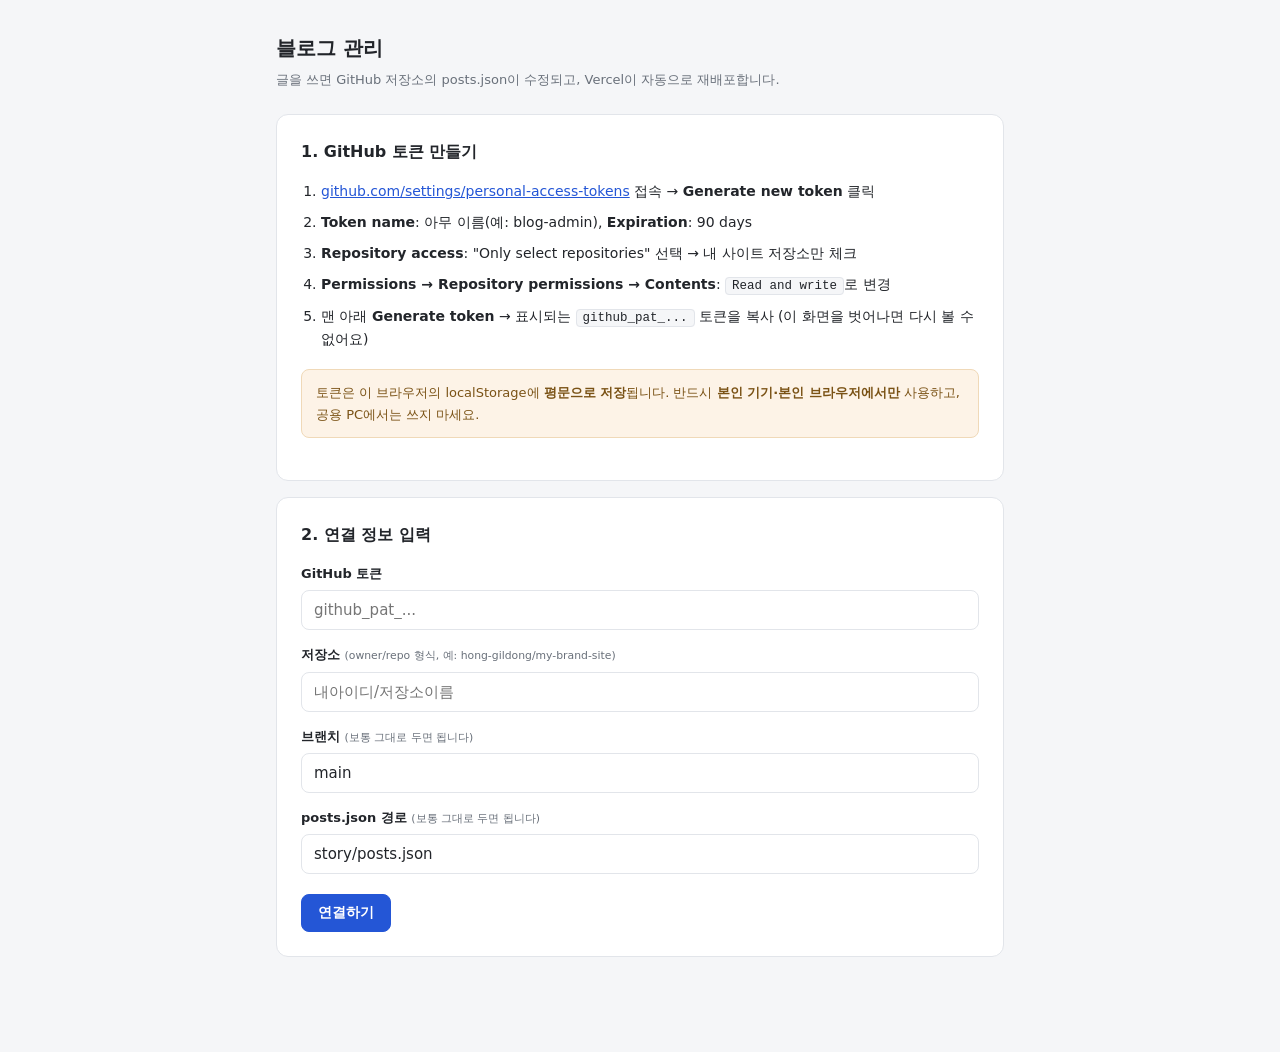
<file: story/admin.html>
<!DOCTYPE html>
<html lang="ko">
<head>
<meta charset="UTF-8">
<meta name="viewport" content="width=device-width, initial-scale=1">
<meta name="robots" content="noindex, nofollow">
<title>블로그 관리</title>
<style>
:root{
  --a-bg:#f5f6f8; --a-panel:#ffffff; --a-ink:#22252a; --a-sub:#69707a;
  --a-line:#e2e5ea; --a-brand:#2456d6; --a-danger:#c0392b; --a-ok:#1e7e46;
}
*{margin:0;padding:0;box-sizing:border-box}
body{background:var(--a-bg);color:var(--a-ink);line-height:1.65;
  font-family:system-ui,-apple-system,'Apple SD Gothic Neo','Malgun Gothic',sans-serif;
  font-size:15px;min-height:100vh}
.wrap{max-width:760px;margin:0 auto;padding:32px 16px 80px}
h1{font-size:20px;font-weight:700;margin-bottom:4px}
.sub{color:var(--a-sub);font-size:13px;margin-bottom:24px}
.panel{background:var(--a-panel);border:1px solid var(--a-line);border-radius:12px;
  padding:24px;margin-bottom:16px}
.panel h2{font-size:16px;margin-bottom:14px}
ol.guide{margin:0 0 18px 20px;font-size:14px;color:var(--a-ink)}
ol.guide li{margin-bottom:8px}
ol.guide code{background:var(--a-bg);border:1px solid var(--a-line);border-radius:4px;
  padding:1px 6px;font-size:12.5px;word-break:break-all}
.warn{background:#fdf3e7;border:1px solid #f0d9b8;color:#7a5215;border-radius:8px;
  padding:12px 14px;font-size:13px;margin-bottom:18px}
label{display:block;font-size:13px;font-weight:600;margin:14px 0 6px}
label small{font-weight:400;color:var(--a-sub)}
input[type=text],input[type=password],input[type=date],textarea{
  width:100%;border:1px solid var(--a-line);border-radius:8px;padding:10px 12px;
  font-size:15px;font-family:inherit;background:#fff;color:var(--a-ink)}
input:focus,textarea:focus{outline:2px solid color-mix(in srgb,var(--a-brand) 35%,transparent);
  border-color:var(--a-brand)}
textarea{min-height:260px;resize:vertical;line-height:1.7}
.btn{display:inline-block;border:1px solid var(--a-line);background:#fff;color:var(--a-ink);
  border-radius:8px;padding:9px 16px;font-size:14px;font-weight:600;cursor:pointer;
  font-family:inherit}
.btn:hover{background:var(--a-bg)}
.btn.primary{background:var(--a-brand);border-color:var(--a-brand);color:#fff}
.btn.primary:hover{filter:brightness(1.08)}
.btn.danger{color:var(--a-danger)}
.btn.small{padding:5px 10px;font-size:12.5px;font-weight:500}
.btn:disabled{opacity:.5;cursor:default}
.row-actions{display:flex;gap:8px;margin-top:20px;flex-wrap:wrap}
.status{margin:14px 0 0;padding:11px 14px;border-radius:8px;font-size:13.5px;display:none}
.status.show{display:block}
.status.info{background:#eef3fd;color:#1d3f8f;border:1px solid #ccdaf6}
.status.ok{background:#e9f6ee;color:var(--a-ok);border:1px solid #c4e5d1}
.status.err{background:#fdeeec;color:var(--a-danger);border:1px solid #f2cdc7;white-space:pre-line}
.topbar{display:flex;justify-content:space-between;align-items:flex-start;gap:12px;
  flex-wrap:wrap;margin-bottom:20px}
.repo-chip{font-size:12.5px;color:var(--a-sub);background:var(--a-panel);
  border:1px solid var(--a-line);border-radius:999px;padding:4px 12px}
.tbl-wrap{overflow-x:auto}
table{width:100%;border-collapse:collapse;font-size:14px}
th,td{text-align:left;padding:11px 10px;border-bottom:1px solid var(--a-line);
  vertical-align:middle}
th{font-size:12px;color:var(--a-sub);font-weight:600;letter-spacing:.03em}
td.title-cell{font-weight:600;max-width:280px}
td .date{color:var(--a-sub);font-size:13px;white-space:nowrap}
td.ops{white-space:nowrap;text-align:right}
.empty-row td{color:var(--a-sub);text-align:center;padding:32px 10px}
.help{background:var(--a-bg);border:1px solid var(--a-line);border-radius:8px;
  padding:10px 14px;font-size:12.5px;color:var(--a-sub);margin-top:8px;line-height:1.8}
.help code{background:#fff;border:1px solid var(--a-line);border-radius:4px;padding:0 5px}
.hidden{display:none}
a.plain{color:var(--a-brand)}
@media (max-width:520px){
  .panel{padding:18px 14px}
  td.title-cell{max-width:150px}
}
</style>
</head>
<body>
<div class="wrap">
  <h1>블로그 관리</h1>
  <p class="sub">글을 쓰면 GitHub 저장소의 posts.json이 수정되고, Vercel이 자동으로 재배포합니다.</p>

  <!-- ===== 연결 화면 ===== -->
  <section id="view-connect" class="hidden">
    <div class="panel">
      <h2>1. GitHub 토큰 만들기</h2>
      <ol class="guide">
        <li><a class="plain" href="https://github.com/settings/personal-access-tokens" target="_blank" rel="noopener">github.com/settings/personal-access-tokens</a> 접속 → <strong>Generate new token</strong> 클릭</li>
        <li><strong>Token name</strong>: 아무 이름(예: blog-admin), <strong>Expiration</strong>: 90 days</li>
        <li><strong>Repository access</strong>: "Only select repositories" 선택 → 내 사이트 저장소만 체크</li>
        <li><strong>Permissions → Repository permissions → Contents</strong>: <code>Read and write</code>로 변경</li>
        <li>맨 아래 <strong>Generate token</strong> → 표시되는 <code>github_pat_...</code> 토큰을 복사 (이 화면을 벗어나면 다시 볼 수 없어요)</li>
      </ol>
      <div class="warn">토큰은 이 브라우저의 localStorage에 <strong>평문으로 저장</strong>됩니다. 반드시 <strong>본인 기기·본인 브라우저에서만</strong> 사용하고, 공용 PC에서는 쓰지 마세요.</div>
    </div>
    <div class="panel">
      <h2>2. 연결 정보 입력</h2>
      <form id="connect-form">
        <label>GitHub 토큰</label>
        <input type="password" id="c-token" placeholder="github_pat_..." autocomplete="off" required>
        <label>저장소 <small>(owner/repo 형식, 예: hong-gildong/my-brand-site)</small></label>
        <input type="text" id="c-repo" placeholder="내아이디/저장소이름" autocomplete="off" required>
        <label>브랜치 <small>(보통 그대로 두면 됩니다)</small></label>
        <input type="text" id="c-branch" value="main" autocomplete="off">
        <label>posts.json 경로 <small>(보통 그대로 두면 됩니다)</small></label>
        <input type="text" id="c-path" value="story/posts.json" autocomplete="off">
        <div class="row-actions">
          <button type="submit" class="btn primary">연결하기</button>
        </div>
      </form>
      <div id="connect-status" class="status"></div>
    </div>
  </section>

  <!-- ===== 목록 화면 ===== -->
  <section id="view-list" class="hidden">
    <div class="topbar">
      <span class="repo-chip" id="repo-chip"></span>
      <div style="display:flex;gap:8px;flex-wrap:wrap">
        <a class="btn small" href="../index.html" id="open-blog">내 블로그 열기</a>
        <button class="btn small" id="btn-reload">새로고침</button>
        <button class="btn small danger" id="btn-disconnect">연결 해제</button>
      </div>
    </div>
    <div class="panel">
      <div style="display:flex;justify-content:space-between;align-items:center;margin-bottom:14px">
        <h2 style="margin:0">글 목록</h2>
        <button class="btn primary" id="btn-new">새 글 쓰기</button>
      </div>
      <div class="tbl-wrap">
        <table>
          <thead><tr><th>제목</th><th>날짜</th><th style="text-align:right">관리</th></tr></thead>
          <tbody id="post-rows"></tbody>
        </table>
      </div>
      <div id="list-status" class="status"></div>
    </div>
  </section>

  <!-- ===== 편집 화면 ===== -->
  <section id="view-edit" class="hidden">
    <div class="panel">
      <h2 id="edit-heading">새 글 쓰기</h2>
      <form id="edit-form">
        <label>제목</label>
        <input type="text" id="f-title" required>
        <label>날짜</label>
        <input type="date" id="f-date" required>
        <label>요약 <small>(목록 카드에 보이는 한두 문장)</small></label>
        <input type="text" id="f-summary">
        <label>태그 <small>(콤마로 구분, 예: 브랜드, 신제품)</small></label>
        <input type="text" id="f-tags">
        <label>본문</label>
        <textarea id="f-body" required></textarea>
        <label>작성자 <small>(검색·AI 신뢰 신호. 예: 홍길동 · ○○ 대표)</small></label>
        <input type="text" id="f-author">
        <label>FAQ <small>(선택. 한 줄에 하나, <code>질문 | 답</code> 형식 — 글 끝에 접이식으로 붙고 FAQ 구조화 데이터가 됩니다)</small></label>
        <textarea id="f-faq" rows="3" placeholder="무기자차는 왜 하얗게 뜨나요? | 산화아연·이산화티탄 입자가 빛을 반사해서입니다. 얇게 여러 번 펴 바르면 줄어듭니다."></textarea>
        <label>참고·출처 <small>(선택. 한 줄에 하나, <code>제목 | URL</code> 형식)</small></label>
        <textarea id="f-sources" rows="2" placeholder="식약처 기능성화장품 안내 | https://..."></textarea>
        <div class="help">
          본문 작성 규칙 (이것만 지원해요)<br>
          &bull; 문단 나누기: 빈 줄 한 줄<br>
          &bull; 소제목: 줄 맨 앞에 <code>## </code><br>
          &bull; 목록: 줄 맨 앞에 <code>- </code>
        </div>
        <div class="row-actions">
          <button type="submit" class="btn primary" id="btn-save">저장</button>
          <button type="button" class="btn" id="btn-cancel">취소</button>
        </div>
      </form>
      <div id="edit-status" class="status"></div>
    </div>
  </section>
</div>

<script>
(function(){
  'use strict';
  var LS_KEY = 'blogAdminConfig';
  var API = 'https://api.github.com';
  var config = null;      // {token, repo, branch, path}
  var posts = [];         // 현재 posts 배열
  var currentSha = null;  // posts.json의 현재 sha
  var editingId = null;   // 수정 중인 글 id (새 글이면 null)

  // ---------- 유틸 ----------
  function $(id){ return document.getElementById(id); }
  function show(id){ ['view-connect','view-list','view-edit'].forEach(function(v){
    $(v).classList.toggle('hidden', v !== id); }); window.scrollTo(0,0); }
  function setStatus(id, type, msg){
    var n = $(id);
    n.className = 'status show ' + type;
    n.textContent = msg;
  }
  function clearStatus(id){ $(id).className = 'status'; $(id).textContent=''; }

  // 유니코드 안전 base64
  function b64encode(str){
    var bytes = new TextEncoder().encode(str), bin = '';
    for (var i = 0; i < bytes.length; i++) bin += String.fromCharCode(bytes[i]);
    return btoa(bin);
  }
  function b64decode(b64){
    var bin = atob(b64.replace(/\s/g,'')), bytes = new Uint8Array(bin.length);
    for (var i = 0; i < bin.length; i++) bytes[i] = bin.charCodeAt(i);
    return new TextDecoder().decode(bytes);
  }

  function slugify(title){
    var s = String(title).toLowerCase()
      .replace(/[^a-z0-9가-힣]+/g, '-')
      .replace(/^-+|-+$/g, '')
      .slice(0, 40);
    return (s || 'post') + '-' + Date.now().toString(36);
  }

  function today(){
    var d = new Date();
    return d.getFullYear() + '-' + String(d.getMonth()+1).padStart(2,'0') + '-' +
      String(d.getDate()).padStart(2,'0');
  }

  // ---------- GitHub API ----------
  function gh(method, urlPath, body){
    return fetch(API + urlPath, {
      method: method,
      headers: {
        'Authorization': 'Bearer ' + config.token,
        'Accept': 'application/vnd.github+json',
        'X-GitHub-Api-Version': '2022-11-28'
      },
      body: body ? JSON.stringify(body) : undefined
    });
  }

  function contentsPath(){
    return '/repos/' + config.repo + '/contents/' +
      config.path.split('/').map(encodeURIComponent).join('/');
  }

  function friendlyError(status, detail){
    if (status === 401) return '토큰이 올바르지 않거나 만료되었습니다. 연결 해제 후 새 토큰으로 다시 연결해 주세요.';
    if (status === 403) return '권한이 없습니다. 토큰의 Repository access에 이 저장소가 포함되어 있고, Contents 권한이 Read and write인지 확인해 주세요.';
    if (status === 404) return '파일을 찾을 수 없습니다. 저장소 이름(owner/repo), 브랜치, posts.json 경로를 확인해 주세요.';
    return 'GitHub 오류 (' + status + ')' + (detail ? '\n' + detail : '');
  }

  function loadPosts(){
    return gh('GET', contentsPath() + '?ref=' + encodeURIComponent(config.branch))
      .then(function(r){
        if (!r.ok) return r.json().catch(function(){return {};}).then(function(j){
          throw new Error(friendlyError(r.status, j.message));
        });
        return r.json();
      })
      .then(function(j){
        currentSha = j.sha;
        var parsed;
        try { parsed = JSON.parse(b64decode(j.content)); }
        catch(e){ throw new Error('posts.json 파싱에 실패했습니다. 파일이 올바른 JSON인지 확인해 주세요.'); }
        posts = Array.isArray(parsed) ? parsed : [];
        return posts;
      });
  }

  // newPosts 저장. 409/sha 불일치 시 1회 재로드 후 재시도.
  function savePosts(newPosts, message, isRetry){
    var body = {
      message: message,
      content: b64encode(JSON.stringify(newPosts, null, 2) + '\n'),
      sha: currentSha,
      branch: config.branch
    };
    return gh('PUT', contentsPath(), body).then(function(r){
      if (r.ok) return r.json().then(function(j){
        currentSha = j.content && j.content.sha;
        posts = newPosts;
      });
      return r.json().catch(function(){return {};}).then(function(j){
        var conflict = r.status === 409 ||
          (r.status === 422 && /sha/i.test(j.message || ''));
        if (conflict && !isRetry){
          // 원격이 먼저 바뀜: 재로드 후 1회 재시도 (내 변경을 최신 상태 위에 다시 적용해야 하므로
          // 여기서는 sha만 새로 받아 같은 내용으로 재시도)
          return loadPosts().then(function(){
            return savePosts(newPosts, message, true);
          });
        }
        throw new Error(friendlyError(r.status, j.message));
      });
    });
  }

  // ---------- 화면: 연결 ----------
  $('connect-form').addEventListener('submit', function(e){
    e.preventDefault();
    var repo = $('c-repo').value.trim().replace(/^https?:\/\/github\.com\//,'').replace(/\/+$/,'');
    var cfg = {
      token: $('c-token').value.trim(),
      repo: repo,
      branch: $('c-branch').value.trim() || 'main',
      path: $('c-path').value.trim().replace(/^\/+/,'') || 'story/posts.json'
    };
    if (!/^[^\/\s]+\/[^\/\s]+$/.test(cfg.repo)){
      setStatus('connect-status','err','저장소는 owner/repo 형식으로 입력해 주세요. (예: hong-gildong/my-site)');
      return;
    }
    config = cfg;
    setStatus('connect-status','info','연결 확인 중...');
    loadPosts().then(function(){
      localStorage.setItem(LS_KEY, JSON.stringify(cfg));
      clearStatus('connect-status');
      renderList();
      show('view-list');
    }).catch(function(err){
      config = null;
      setStatus('connect-status','err', err.message);
    });
  });

  // ---------- 화면: 목록 ----------
  function renderList(){
    $('repo-chip').textContent = config.repo + ' · ' + config.branch + ' · ' + config.path;
    var tbody = $('post-rows');
    tbody.textContent = '';
    var sorted = posts.slice().sort(function(a,b){
      return String(b.date||'').localeCompare(String(a.date||''));
    });
    if (sorted.length === 0){
      var tr = document.createElement('tr');
      tr.className = 'empty-row';
      var td = document.createElement('td');
      td.colSpan = 3;
      td.textContent = '아직 글이 없습니다. 첫 글을 써보세요.';
      tr.appendChild(td);
      tbody.appendChild(tr);
      return;
    }
    sorted.forEach(function(p){
      var tr = document.createElement('tr');
      var tdT = document.createElement('td');
      tdT.className = 'title-cell';
      tdT.textContent = String(p.title || '(제목 없음)');
      var tdD = document.createElement('td');
      var span = document.createElement('span');
      span.className = 'date';
      span.textContent = String(p.date || '');
      tdD.appendChild(span);
      var tdO = document.createElement('td');
      tdO.className = 'ops';
      var bE = document.createElement('button');
      bE.className = 'btn small'; bE.type = 'button'; bE.textContent = '수정';
      bE.addEventListener('click', function(){ openEdit(p.id); });
      var bD = document.createElement('button');
      bD.className = 'btn small danger'; bD.type = 'button'; bD.textContent = '삭제';
      bD.style.marginLeft = '6px';
      bD.addEventListener('click', function(){ removePost(p); });
      tdO.appendChild(bE); tdO.appendChild(bD);
      tr.appendChild(tdT); tr.appendChild(tdD); tr.appendChild(tdO);
      tbody.appendChild(tr);
    });
  }

  $('btn-reload').addEventListener('click', function(){
    setStatus('list-status','info','불러오는 중...');
    loadPosts().then(function(){ clearStatus('list-status'); renderList(); })
      .catch(function(err){ setStatus('list-status','err', err.message); });
  });

  $('btn-disconnect').addEventListener('click', function(){
    if (!confirm('연결을 해제할까요? 저장된 토큰과 설정이 이 브라우저에서 삭제됩니다.')) return;
    localStorage.removeItem(LS_KEY);
    config = null; posts = []; currentSha = null;
    $('c-token').value = '';
    show('view-connect');
  });

  function removePost(p){
    if (!confirm('"' + String(p.title||'') + '" 글을 삭제할까요? 되돌릴 수 없습니다.')) return;
    var newPosts = posts.filter(function(x){ return x.id !== p.id; });
    setStatus('list-status','info','삭제하는 중...');
    savePosts(newPosts, 'post: 삭제 - ' + String(p.title||p.id))
      .then(function(){
        renderList();
        setStatus('list-status','ok','삭제 완료 — Vercel이 1~2분 안에 자동 재배포합니다.');
      })
      .catch(function(err){ setStatus('list-status','err', err.message); });
  }

  // ---------- 화면: 편집 ----------
  function openEdit(id){
    editingId = id || null;
    clearStatus('edit-status');
    var p = null;
    if (id) posts.forEach(function(x){ if (x.id === id) p = x; });
    $('edit-heading').textContent = p ? '글 수정' : '새 글 쓰기';
    $('f-title').value = p ? String(p.title||'') : '';
    $('f-date').value = p ? String(p.date||today()) : today();
    $('f-summary').value = p ? String(p.summary||'') : '';
    $('f-tags').value = p && Array.isArray(p.tags) ? p.tags.join(', ') : '';
    $('f-body').value = p ? String(p.body||'') : '';
    $('f-author').value = p ? String(p.author||'') : (localStorage.getItem('blog-author') || '');
    $('f-faq').value = p && Array.isArray(p.faq) ? p.faq.map(function(f){ return (f.q||'') + ' | ' + (f.a||''); }).join('\n') : '';
    $('f-sources').value = p && Array.isArray(p.sources) ? p.sources.map(function(s){ return (s.title||'') + (s.url ? ' | ' + s.url : ''); }).join('\n') : '';
    show('view-edit');
  }

  $('btn-new').addEventListener('click', function(){ openEdit(null); });
  $('btn-cancel').addEventListener('click', function(){ show('view-list'); });

  $('edit-form').addEventListener('submit', function(e){
    e.preventDefault();
    var title = $('f-title').value.trim();
    var prev = null;
    if (editingId) posts.forEach(function(x){ if (x.id === editingId) prev = x; });
    function pairs(text, k1, k2){
      return text.split('\n').map(function(l){ return l.trim(); }).filter(Boolean).map(function(l){
        var i = l.indexOf('|'); var o = {};
        o[k1] = (i < 0 ? l : l.slice(0, i)).trim();
        if (i >= 0 && l.slice(i+1).trim()) o[k2] = l.slice(i+1).trim();
        return o;
      });
    }
    var author = $('f-author').value.trim();
    if (author) localStorage.setItem('blog-author', author);
    var faq = pairs($('f-faq').value, 'q', 'a').filter(function(f){ return f.q && f.a; });
    var sources = pairs($('f-sources').value, 'title', 'url');
    // 이 폼에 없는 필드(url·description·updated 등)는 그대로 보존합니다.
    var post = Object.assign({}, prev || {}, {
      id: editingId || slugify(title),
      title: title,
      date: $('f-date').value || today(),
      summary: $('f-summary').value.trim(),
      tags: $('f-tags').value.split(',').map(function(s){return s.trim();}).filter(Boolean),
      body: $('f-body').value.replace(/\r\n/g,'\n').trim()
    });
    if (author) post.author = author; else delete post.author;
    if (faq.length) post.faq = faq; else delete post.faq;
    if (sources.length) post.sources = sources; else delete post.sources;
    if (prev && prev.body !== post.body) post.updated = today();
    var newPosts;
    if (editingId){
      newPosts = posts.map(function(x){ return x.id === editingId ? post : x; });
    } else {
      newPosts = posts.concat([post]);
    }
    var btn = $('btn-save');
    btn.disabled = true;
    setStatus('edit-status','info','저장하는 중...');
    savePosts(newPosts, 'post: ' + title)
      .then(function(){
        btn.disabled = false;
        renderList();
        show('view-list');
        setStatus('list-status','ok','저장 완료 — Vercel이 1~2분 안에 자동 재배포합니다. 위의 "내 블로그 열기"로 확인해 보세요.');
      })
      .catch(function(err){
        btn.disabled = false;
        setStatus('edit-status','err', err.message);
      });
  });

  // ---------- 시작 ----------
  (function init(){
    var saved = null;
    try { saved = JSON.parse(localStorage.getItem(LS_KEY) || 'null'); } catch(e){}
    if (saved && saved.token && saved.repo){
      config = saved;
      show('view-list');
      $('repo-chip').textContent = config.repo;
      setStatus('list-status','info','글 목록을 불러오는 중...');
      loadPosts().then(function(){ clearStatus('list-status'); renderList(); })
        .catch(function(err){ setStatus('list-status','err', err.message); renderList(); });
    } else {
      show('view-connect');
    }
  })();
})();
</script>
</body>
</html>
</file>
<file: site.css>
@import url('https://fonts.googleapis.com/css2?family=Noto+Serif+KR:wght@400;600;700&display=swap');
:root{--bg:#f8f7f3;--ink:#212820;--accent:#506b55;--muted:#667064;--line:#d7ddd4;--card:#fff;--serif:'Noto Serif KR',Georgia,serif;--sans:'Apple SD Gothic Neo','Noto Sans KR',system-ui,sans-serif}
*{box-sizing:border-box}
html{scroll-behavior:smooth}
body{margin:0;background:var(--bg);color:var(--ink);font-family:var(--sans);line-height:1.75}
a{color:inherit}
.site-header{max-width:1120px;margin:auto;padding:22px 24px;display:flex;align-items:center;justify-content:space-between;gap:24px;border-bottom:1px solid var(--line)}
.site-logo{font-family:var(--serif);font-size:21px;font-weight:700;letter-spacing:-.03em;text-decoration:none;white-space:nowrap}
.site-nav{display:flex;align-items:center;gap:26px}
.site-nav a{text-decoration:none;font-size:14px;color:var(--muted)}
.site-nav a[aria-current='page'],.site-nav a:hover{color:var(--accent);font-weight:700}
.menu-toggle{display:none;background:transparent;border:1px solid var(--line);border-radius:8px;padding:8px 12px;color:var(--ink);font:inherit}
.page{max-width:1120px;margin:auto;padding:0 24px}
.hero-main{padding:92px 0 88px;max-width:790px}
.eyebrow{color:var(--accent);font-size:13px;font-weight:700;letter-spacing:.16em;text-transform:uppercase}
h1,h2,h3{font-family:var(--serif);line-height:1.4;letter-spacing:-.035em}
h1{font-size:clamp(38px,6vw,68px);margin:18px 0 24px}
h2{font-size:clamp(26px,4vw,38px)}
.lead{font-size:clamp(17px,2vw,21px);color:var(--muted);max-width:650px}
.button{display:inline-block;background:var(--accent);color:#fff;text-decoration:none;border-radius:10px;padding:13px 22px;font-weight:700;font-size:14px;margin-top:24px}
.button.secondary{background:transparent;color:var(--accent);border:1px solid var(--accent)}
.section{border-top:1px solid var(--line);padding:64px 0 76px}
.section-head{display:flex;align-items:end;justify-content:space-between;gap:24px;margin-bottom:25px}
.section-head h2{margin:0}
.text-link{color:var(--accent);font-weight:700;text-decoration:none;white-space:nowrap}
.grid{display:grid;grid-template-columns:repeat(3,1fr);gap:18px}
.feature,.post-card{background:var(--card);border:1px solid var(--line);border-radius:16px;padding:25px}
.feature h3{font-size:20px;margin:0 0 12px}
.feature p{margin:0;color:var(--muted)}
.post-card{display:block;text-decoration:none;min-height:220px}
.post-card:hover{border-color:var(--accent)}
.post-card time{font-size:12px;color:var(--muted)}
.post-card h3{font-size:20px;margin:12px 0}
.post-card p{font-size:14px;color:var(--muted);margin:0}
.reading{max-width:760px;padding:72px 0 96px}
.reading h1{font-size:clamp(34px,5vw,54px)}
.reading p,.reading li{font-size:17px}
.reading blockquote{margin:42px 0;padding:8px 0 8px 24px;border-left:3px solid var(--accent);font:600 21px/1.7 var(--serif)}
.timeline{border-left:1px solid var(--line);margin:32px 0;padding-left:28px}
.timeline li{margin:0 0 22px}
.notice{background:#edf1ec;border-radius:14px;padding:20px 24px;color:#435048}
.site-footer{border-top:1px solid var(--line);padding:34px 24px;max-width:1120px;margin:auto;color:var(--muted);font-size:13px;display:flex;justify-content:space-between;gap:20px}
.site-footer a{text-decoration:none}
@media(max-width:700px){.site-header{flex-wrap:wrap}.menu-toggle{display:block}.site-nav{display:none;width:100%;flex-direction:column;align-items:stretch;gap:0;padding:8px 0}.site-nav.open{display:flex}.site-nav a{padding:10px 0}.hero-main{padding:65px 0}.grid{grid-template-columns:1fr}.section{padding:48px 0}.site-footer{display:block}.reading{padding:50px 0 80px}}
/* Editorial brand refresh */
:root{--bg:#f7f5ef;--ink:#26372f;--accent:#435f4c;--muted:#667067;--line:#deded3}
.site-logo{display:flex;align-items:center;gap:10px}.site-logo img{border-radius:50%}.hero-split{max-width:none;display:grid;grid-template-columns:1.2fr 1fr;align-items:center;gap:55px;padding:64px 0 78px}.hero-split h1{font-size:clamp(36px,4.3vw,57px);line-height:1.38}.hero-split h1 em{font-style:normal;color:var(--accent)}.hero-split .lead{font-size:18px;max-width:490px}.hero-actions{display:flex;align-items:center;flex-wrap:wrap;gap:20px}.hero-actions .button{margin:12px 0}.hero-note{font-size:12px;color:var(--muted);margin-top:25px}.hero-portrait{margin:0;background:#fff;position:relative;border-radius:160px 160px 18px 18px;overflow:hidden;border:1px solid #e8e5dc}.hero-portrait img{display:block;width:100%;height:490px;object-fit:cover;object-position:center top}.hero-portrait figcaption{position:absolute;bottom:0;left:0;width:100%;padding:24px;background:linear-gradient(transparent,rgba(19,31,24,.9));color:white;font-size:20px;font-family:var(--serif)}.hero-portrait figcaption span{display:block;font:12px/2 var(--sans);letter-spacing:.05em}.section-intro{color:var(--muted);max-width:760px;margin-bottom:32px}.step-number{display:block;color:var(--accent);font-size:12px;letter-spacing:.1em;margin-bottom:22px}.feature{padding:30px}.editorial-split{display:grid;grid-template-columns:1fr 1fr;gap:70px;align-items:center}.editorial-photo{margin:0}.editorial-photo img{display:block;width:100%;height:auto;border-radius:16px}.editorial-photo figcaption,.community-photo figcaption{font-size:12px;color:var(--muted);margin-top:12px}.editorial-split p{color:var(--muted)}.mentoring{text-align:center;background:#e9eee5;border-radius:20px;padding:52px 30px;margin-bottom:70px;border:0}.mentoring .section-intro{margin:20px auto}.about-opening{display:grid;grid-template-columns:1.5fr 1fr;gap:60px;align-items:center;padding:64px 0;border-bottom:1px solid var(--line)}.about-opening h1{font-size:clamp(34px,4.4vw,54px)}.about-opening img{width:100%;height:380px;object-fit:cover;object-position:top;border-radius:140px 140px 14px 14px}.story-body{margin:auto;max-width:680px}.story-body h2{font-size:29px;margin:50px 0 24px}.story-body h2:first-child{margin-top:0}.story-body p{line-height:1.95}.community-photo{margin:42px 0}.community-photo img{display:block;width:100%;max-width:480px;height:auto;margin:auto;border-radius:16px}.community-photo figcaption{text-align:center}.closing-promise{font:600 23px/1.8 var(--serif);color:var(--accent);padding:28px 0;border-top:1px solid var(--line)}.footer-links{display:flex;gap:16px;align-items:center;flex-wrap:wrap}a:focus-visible,button:focus-visible{outline:3px solid #9c6b3d;outline-offset:5px}
@media(max-width:900px){.site-nav{gap:15px}.hero-split{gap:28px}.hero-portrait img{height:430px}.editorial-split{gap:35px}}
@media(max-width:700px){.hero-split,.editorial-split,.about-opening{grid-template-columns:1fr;gap:30px}.hero-split{padding:36px 0 48px}.hero-split h1{font-size:39px}.hero-portrait{max-width:400px;width:100%;margin:auto;border-radius:140px 140px 16px 16px}.hero-portrait img{height:430px}.hero-split .lead{font-size:17px}.eyebrow{font-size:11px}.hero-actions{gap:14px}.hero-actions .text-link{font-size:14px}.section-head{align-items:start;flex-direction:column;gap:14px}.editorial-photo{max-width:420px;margin:auto}.mentoring{padding:36px 22px}.about-opening{padding:35px 0}.about-opening img{max-width:330px;height:350px;margin:auto}.story-body h2{font-size:25px}.footer-links{margin-top:20px;gap:14px}.site-header{gap:15px}}

.contact-buttons{display:grid;gap:12px;max-width:480px}.contact-buttons .button{margin:0;text-align:center}
</file>
<file: shop/shop.css>
/* ============================================================
   실행학교 4주차 · 미니 쇼핑몰 키트 — 스타일
   내 사이트 색·서체에 맞출 때는 맨 위 변수만 바꾸면 돼요.
   클래스 이름은 모두 sk- 로 시작해서 내 사이트 CSS와 겹치지 않아요.
   ============================================================ */
:root {
  --sk-bg: #ffffff;        /* 카드·패널 바탕 */
  --sk-page: #f8f7f3;      /* 쇼핑 페이지 바탕 */
  --sk-ink: #212820;       /* 글자색 · 기본 버튼 바탕 */
  --sk-sub: #667064;       /* 보조 글자 */
  --sk-line: #d7ddd4;      /* 구분선 */
  --sk-accent: #506b55;    /* 할인율 · 뱃지 · 강조 */
  --sk-ok: #506b55;        /* 완료 · 무료배송 */
  --sk-radius: 14px;       /* 모서리 둥글기 */
  --sk-font: "Apple SD Gothic Neo", "Noto Sans KR", system-ui, sans-serif;
  --sk-maxw: 1120px;       /* 본문 최대 폭 */
}

.sk-page { background: var(--sk-page); color: var(--sk-ink); font-family: var(--sk-font); min-height: 60vh; }
.sk-page *, .sk-page *::before, .sk-page *::after { box-sizing: border-box; }
.sk-wrap { max-width: var(--sk-maxw); margin: 0 auto; padding: clamp(28px, 5vw, 56px) 20px 80px; }
.sk-head { display: flex; align-items: flex-end; justify-content: space-between; gap: 16px; flex-wrap: wrap; margin-bottom: 24px; }
.sk-head h1 { margin: 0; font-size: clamp(26px, 4vw, 38px); letter-spacing: -.03em; line-height: 1.2; }
.sk-head p { margin: 6px 0 0; color: var(--sk-sub); }
.sk-crumb { font-size: 13px; color: var(--sk-sub); margin-bottom: 14px; }
.sk-crumb a { color: inherit; }
.sk-muted { color: var(--sk-sub); }
.sk-empty { padding: 56px 20px; text-align: center; color: var(--sk-sub); background: var(--sk-bg); border: 1px dashed var(--sk-line); border-radius: var(--sk-radius); line-height: 1.8; }
.sk-error { padding: 14px 16px; border-radius: 10px; background: #fff1ee; color: #8a2a17; border: 1px solid #f3c9bd; line-height: 1.6; }
.sk-note { padding: 14px 16px; border-radius: 10px; background: var(--sk-bg); border: 1px solid var(--sk-line); color: var(--sk-sub); font-size: 14px; line-height: 1.7; }

/* 버튼 */
.sk-btn { appearance: none; display: inline-flex; align-items: center; justify-content: center; gap: 6px; min-height: 48px; padding: 0 22px; border-radius: var(--sk-radius); border: 1px solid var(--sk-ink); background: var(--sk-ink); color: #fff; font: 700 15px/1 var(--sk-font); cursor: pointer; text-decoration: none; transition: transform .15s, opacity .15s; }
.sk-btn:hover { transform: translateY(-1px); }
.sk-btn:disabled, .sk-btn[aria-disabled="true"] { opacity: .45; cursor: not-allowed; transform: none; }
.sk-btn--line { background: transparent; color: var(--sk-ink); }
.sk-btn--block { width: 100%; }
.sk-btn--sm { min-height: 36px; padding: 0 14px; font-size: 13px; border-radius: 10px; }
.sk-btn:focus-visible, .sk-chip:focus-visible, .sk-qty button:focus-visible { outline: 3px solid var(--sk-accent); outline-offset: 2px; }

/* 카테고리 칩 */
.sk-chips { display: flex; gap: 8px; flex-wrap: wrap; margin-bottom: 22px; }
.sk-chip { appearance: none; border: 1px solid var(--sk-line); background: var(--sk-bg); color: var(--sk-ink); border-radius: 999px; padding: 9px 16px; font: 600 14px/1 var(--sk-font); cursor: pointer; }
.sk-chip[aria-pressed="true"] { background: var(--sk-ink); color: #fff; border-color: var(--sk-ink); }

/* 상품 카드 */
.sk-grid { display: grid; grid-template-columns: repeat(auto-fill, minmax(220px, 1fr)); gap: clamp(14px, 2.4vw, 24px); }
.sk-card { display: flex; flex-direction: column; background: var(--sk-bg); border: 1px solid var(--sk-line); border-radius: var(--sk-radius); overflow: hidden; color: inherit; text-decoration: none; transition: transform .2s, box-shadow .2s; }
.sk-card:hover { transform: translateY(-3px); box-shadow: 0 12px 28px rgba(0,0,0,.08); }
.sk-card__pic { position: relative; aspect-ratio: 1 / 1; background: #f1eee9; overflow: hidden; }
.sk-card__pic img { width: 100%; height: 100%; object-fit: cover; display: block; }
.sk-card__body { padding: 14px 16px 18px; display: flex; flex-direction: column; gap: 6px; }
.sk-card__name { font-weight: 700; font-size: 16px; line-height: 1.4; }
.sk-card__sum { font-size: 13px; color: var(--sk-sub); line-height: 1.5; display: -webkit-box; -webkit-line-clamp: 2; -webkit-box-orient: vertical; overflow: hidden; }
.sk-card.is-out .sk-card__pic img { filter: grayscale(.8); opacity: .6; }
.sk-badges { position: absolute; left: 10px; top: 10px; display: flex; gap: 6px; flex-wrap: wrap; }
.sk-badge { background: var(--sk-ink); color: #fff; font: 800 11px/1 var(--sk-font); padding: 6px 8px; border-radius: 6px; letter-spacing: .02em; }
.sk-badge--sale { background: var(--sk-accent); }
.sk-badge--out { background: #8b8780; }

/* 가격 */
.sk-price { display: flex; align-items: baseline; gap: 8px; flex-wrap: wrap; }
.sk-price__rate { color: var(--sk-accent); font-weight: 800; }
.sk-price__now { font-weight: 800; letter-spacing: -.02em; }
.sk-price__was { color: var(--sk-sub); text-decoration: line-through; font-size: .86em; }
.sk-price--big .sk-price__now { font-size: 28px; }
.sk-price--big .sk-price__rate { font-size: 24px; }
[data-shop-price] .sk-price { display: inline-flex; }
.sk-soldout-tag { display: inline-block; margin-left: 8px; padding: 2px 8px; border-radius: 999px; background: var(--sk-sub); color: #fff; font-size: 12px; font-weight: 700; vertical-align: middle; }
.sk-sale-until { font-size: 13px; color: var(--sk-accent); margin-top: 4px; }

/* 상세 */
.sk-detail { display: grid; grid-template-columns: minmax(0, 1.05fr) minmax(0, 1fr); gap: clamp(24px, 5vw, 64px); align-items: start; }
.sk-gallery__main { aspect-ratio: 1 / 1; background: #f1eee9; border-radius: var(--sk-radius); overflow: hidden; }
.sk-gallery__main img { width: 100%; height: 100%; object-fit: cover; display: block; }
.sk-thumbs { display: flex; gap: 8px; margin-top: 10px; flex-wrap: wrap; }
.sk-thumbs button { appearance: none; padding: 0; width: 64px; height: 64px; border-radius: 10px; overflow: hidden; border: 2px solid transparent; background: #f1eee9; cursor: pointer; }
.sk-thumbs button[aria-current="true"] { border-color: var(--sk-ink); }
.sk-thumbs img { width: 100%; height: 100%; object-fit: cover; display: block; }
.sk-info h1 { margin: 6px 0 10px; font-size: clamp(24px, 3.4vw, 34px); letter-spacing: -.03em; line-height: 1.25; }
.sk-sku { font-size: 12px; color: var(--sk-sub); letter-spacing: .04em; }
.sk-summary { color: var(--sk-sub); line-height: 1.75; margin: 0 0 18px; }
.sk-rows { margin: 20px 0; border-top: 1px solid var(--sk-line); }
.sk-rows > div { display: flex; justify-content: space-between; gap: 16px; padding: 12px 0; border-bottom: 1px solid var(--sk-line); font-size: 14px; }
.sk-rows dt { color: var(--sk-sub); }
.sk-rows dd { margin: 0; font-weight: 600; text-align: right; }
.sk-field { display: flex; flex-direction: column; gap: 6px; margin-bottom: 14px; }
.sk-field label, .sk-field .sk-label { font-size: 13px; font-weight: 700; }
.sk-field select, .sk-field input, .sk-field textarea { width: 100%; min-height: 46px; padding: 10px 12px; border-radius: 10px; border: 1px solid var(--sk-line); background: #fff; color: var(--sk-ink); font: 15px/1.4 var(--sk-font); }
.sk-field textarea { min-height: 80px; resize: vertical; }
.sk-qty { display: inline-flex; align-items: center; border: 1px solid var(--sk-line); border-radius: 10px; background: #fff; overflow: hidden; }
.sk-qty button { appearance: none; width: 40px; height: 40px; border: 0; background: transparent; font-size: 18px; cursor: pointer; color: var(--sk-ink); }
.sk-qty span { min-width: 36px; text-align: center; font-weight: 700; }
.sk-total { display: flex; justify-content: space-between; align-items: baseline; padding: 16px 0; margin: 8px 0 14px; border-top: 2px solid var(--sk-ink); font-weight: 700; }
.sk-total b { font-size: 24px; }
.sk-actions { display: grid; grid-template-columns: 1fr 1fr; gap: 10px; }
.sk-body { margin-top: clamp(40px, 7vw, 80px); border-top: 1px solid var(--sk-line); padding-top: 32px; }
.sk-body h2 { font-size: 20px; margin: 0 0 18px; }
.sk-md { max-width: 760px; margin: 0 auto; line-height: 1.9; font-size: 16px; }
.sk-md h3 { font-size: 20px; margin: 36px 0 10px; }
.sk-md img { display: block; width: 100%; height: auto; border-radius: 10px; margin: 18px 0; }
.sk-detail-imgs { max-width: 860px; margin: 24px auto 0; }
.sk-detail-imgs img { display: block; width: 100%; height: auto; }

/* 장바구니 · 주문서 */
.sk-cols { display: grid; grid-template-columns: minmax(0, 1.6fr) minmax(280px, 1fr); gap: clamp(20px, 4vw, 40px); align-items: start; }
.sk-panel { background: var(--sk-bg); border: 1px solid var(--sk-line); border-radius: var(--sk-radius); padding: clamp(16px, 3vw, 24px); }
.sk-panel + .sk-panel { margin-top: 16px; }
.sk-panel h2 { font-size: 17px; margin: 0 0 14px; }
.sk-sticky { position: sticky; top: 90px; }
.sk-line { display: grid; grid-template-columns: 72px minmax(0, 1fr) auto; gap: 14px; align-items: center; padding: 14px 0; border-bottom: 1px solid var(--sk-line); }
.sk-line:last-child { border-bottom: 0; }
.sk-line img { width: 72px; height: 72px; object-fit: cover; border-radius: 10px; background: #f1eee9; display: block; }
.sk-line__name { font-weight: 700; line-height: 1.4; }
.sk-line__opt { font-size: 13px; color: var(--sk-sub); margin-top: 2px; }
.sk-line__warn { font-size: 13px; color: var(--sk-accent); margin-top: 4px; font-weight: 600; }
.sk-line__side { text-align: right; display: flex; flex-direction: column; align-items: flex-end; gap: 8px; }
.sk-line__kill { appearance: none; border: 0; background: none; color: var(--sk-sub); font-size: 13px; text-decoration: underline; cursor: pointer; }
.sk-sum > div { display: flex; justify-content: space-between; padding: 8px 0; font-size: 15px; }
.sk-sum .sk-sum__total { border-top: 1px solid var(--sk-line); margin-top: 8px; padding-top: 14px; font-weight: 800; font-size: 19px; }
.sk-free { font-size: 13px; color: var(--sk-ok); margin: 6px 0 14px; }
.sk-pay { display: grid; gap: 10px; }
.sk-pay label { display: flex; gap: 10px; align-items: flex-start; padding: 14px; border: 1px solid var(--sk-line); border-radius: 12px; background: #fff; cursor: pointer; line-height: 1.5; }
.sk-pay input { margin-top: 3px; accent-color: var(--sk-ink); }
.sk-pay small { display: block; color: var(--sk-sub); font-size: 13px; }
.sk-grid2 { display: grid; grid-template-columns: 1fr 1fr; gap: 0 12px; }
.sk-agree { display: flex; gap: 8px; align-items: flex-start; font-size: 14px; line-height: 1.6; margin: 14px 0; }
.sk-hp { position: absolute !important; left: -9999px !important; width: 1px; height: 1px; overflow: hidden; }
.sk-done { text-align: center; padding: 20px 0 8px; }
.sk-done .sk-check { width: 64px; height: 64px; border-radius: 50%; background: var(--sk-ok); color: #fff; display: grid; place-items: center; font-size: 32px; margin: 0 auto 16px; }
.sk-bank { margin: 18px 0; padding: 18px; border-radius: 12px; background: #fff8e8; border: 1px solid #f0dca8; text-align: left; line-height: 1.8; }
.sk-bank b { font-size: 18px; }

/* 장바구니 버튼(내 헤더에 없을 때 자동으로 생기는 떠 있는 버튼) · 알림 */
.sk-float { position: fixed; right: 18px; bottom: 18px; z-index: 900; display: inline-flex; align-items: center; gap: 8px; height: 52px; padding: 0 18px; border-radius: 999px; background: var(--sk-ink); color: #fff; font: 700 15px/1 var(--sk-font); text-decoration: none; box-shadow: 0 10px 24px rgba(0,0,0,.18); }
.sk-count { display: inline-grid; place-items: center; min-width: 22px; height: 22px; padding: 0 6px; border-radius: 999px; background: var(--sk-accent); color: #fff; font: 800 12px/1 var(--sk-font); }
.sk-count[data-zero="1"] { opacity: .55; }
.sk-toast { position: fixed; left: 50%; bottom: 24px; z-index: 1000; transform: translate(-50%, 20px); opacity: 0; pointer-events: none; display: flex; gap: 14px; align-items: center; padding: 14px 18px; border-radius: 14px; background: var(--sk-ink); color: #fff; font: 600 14px/1.4 var(--sk-font); box-shadow: 0 12px 30px rgba(0,0,0,.25); transition: .25s; max-width: calc(100vw - 32px); }
.sk-toast.on { opacity: 1; transform: translate(-50%, 0); pointer-events: auto; }
.sk-toast a { color: #fff; font-weight: 800; white-space: nowrap; }

@media (max-width: 860px) {
  .sk-detail, .sk-cols { grid-template-columns: 1fr; }
  .sk-sticky { position: static; }
}
@media (max-width: 520px) {
  .sk-grid { grid-template-columns: repeat(2, minmax(0, 1fr)); gap: 12px; }
  .sk-card__body { padding: 12px; }
  .sk-card__name { font-size: 14px; }
  .sk-grid2, .sk-actions { grid-template-columns: 1fr; }
  .sk-line { grid-template-columns: 56px minmax(0, 1fr); }
  .sk-line img { width: 56px; height: 56px; }
  .sk-line__side { grid-column: 1 / -1; flex-direction: row; justify-content: space-between; align-items: center; }
}
@media (prefers-reduced-motion: reduce) { .sk-card, .sk-btn, .sk-toast { transition: none; } }

/* ───────── 한국형 긴 상세페이지 (탭 · 상세 · 고시 · 배송/반품 · 하단 구매바) ─────────
   내 사이트 머리글이 화면 위에 붙어 있으면 --sk-tabs-top 을 머리글 높이로 바꿔요. */
:root { --sk-tabs-top: 0px; --sk-long-w: 860px; }
.sk-sr { position: absolute; width: 1px; height: 1px; overflow: hidden; clip: rect(0 0 0 0); white-space: nowrap; }
.sk-tabs { position: sticky; top: var(--sk-tabs-top); z-index: 50; margin: clamp(40px, 7vw, 72px) 0 0; background: var(--sk-page); border-top: 1px solid var(--sk-line); border-bottom: 1px solid var(--sk-line); }
.sk-tabs__in { max-width: var(--sk-long-w); margin: 0 auto; display: flex; }
.sk-tabs a { flex: 1; text-align: center; padding: 16px 6px; font-weight: 700; font-size: 15px; color: var(--sk-sub); text-decoration: none; border-bottom: 3px solid transparent; margin-bottom: -1px; white-space: nowrap; }
.sk-tabs a[aria-current="true"] { color: var(--sk-ink); border-bottom-color: var(--sk-ink); }
.sk-section { max-width: var(--sk-long-w); margin: 0 auto; padding: clamp(32px, 6vw, 56px) 0 8px; scroll-margin-top: calc(var(--sk-tabs-top) + 72px); }
.sk-section > h2 { font-size: 20px; margin: 0 0 18px; letter-spacing: -.02em; }
.sk-long { position: relative; }
.sk-long.is-folded:not(.is-open) .sk-long__body { max-height: 1500px; overflow: hidden; -webkit-mask-image: linear-gradient(#000 82%, transparent); mask-image: linear-gradient(#000 82%, transparent); }
.sk-long__more { display: none; text-align: center; margin-top: 8px; }
.sk-long.is-folded .sk-long__more, .sk-long.is-open .sk-long__more { display: block; }
.sk-long__more .sk-btn { min-width: min(100%, 360px); }
.sk-long .sk-md { max-width: none; }

/* 상세 본문 문법: # 헤드카피 · ## POINT 1 | 제목 · > 강조 · 1. 번호카드 · | 표 | · 사진 이어붙이기 · --- */
.sk-md p { margin: 0 0 18px; }
.sk-md .sk-md-hero { text-align: center; font-size: clamp(26px, 5vw, 40px); line-height: 1.35; letter-spacing: -.035em; margin: clamp(48px, 8vw, 88px) 0 20px; word-break: keep-all; }
.sk-md .sk-md-hero:first-child { margin-top: 12px; }
.sk-md .sk-md-hero + p { text-align: center; color: var(--sk-sub); font-size: 17px; word-break: keep-all; }
.sk-md h3 { word-break: keep-all; letter-spacing: -.02em; }
.sk-md .sk-md-point { text-align: center; font-size: clamp(22px, 4vw, 30px); line-height: 1.4; margin: clamp(56px, 9vw, 96px) 0 18px; }
.sk-md .sk-md-point span { display: block; width: max-content; margin: 0 auto 12px; padding: 6px 14px; border-radius: 999px; background: var(--sk-ink); color: #fff; font-size: 13px; letter-spacing: .08em; }
.sk-md .sk-md-point + p { text-align: center; word-break: keep-all; }
.sk-md blockquote { margin: 28px 0; padding: 22px 24px; border-radius: var(--sk-radius); background: var(--sk-bg); border: 1px solid var(--sk-line); border-left: 4px solid var(--sk-accent); font-size: 17px; line-height: 1.8; word-break: keep-all; }
.sk-md ul { padding-left: 1.2em; margin: 0 0 18px; }
.sk-md .sk-md-points { list-style: none; counter-reset: skp; padding: 0; margin: 24px 0; display: grid; gap: 12px; }
.sk-md .sk-md-points li { counter-increment: skp; position: relative; padding: 18px 20px 18px 64px; background: var(--sk-bg); border: 1px solid var(--sk-line); border-radius: var(--sk-radius); line-height: 1.7; word-break: keep-all; }
.sk-md .sk-md-points li::before { content: counter(skp, decimal-leading-zero); position: absolute; left: 20px; top: 18px; font-weight: 800; color: var(--sk-accent); font-size: 18px; }
.sk-md-table { overflow-x: auto; margin: 20px 0; -webkit-overflow-scrolling: touch; }
.sk-md-table table { width: 100%; border-collapse: collapse; font-size: 15px; line-height: 1.6; background: var(--sk-bg); }
.sk-md-table th, .sk-md-table td { border: 1px solid var(--sk-line); padding: 12px 14px; text-align: left; vertical-align: top; word-break: keep-all; overflow-wrap: anywhere; }
.sk-md-table tr:first-child th { background: var(--sk-page); }
.sk-notice th { width: 32%; background: var(--sk-page); font-weight: 600; color: var(--sk-ink); }
.sk-md .sk-md-pics { margin: 24px 0; }
.sk-md-pics img, .sk-md .sk-md-pics img { display: block; width: 100%; height: auto; margin: 0; border-radius: 0; }
.sk-md hr.sk-md-gap { border: 0; height: 1px; background: var(--sk-line); margin: clamp(40px, 7vw, 72px) 0; }
.sk-md--small { font-size: 15px; line-height: 1.8; color: var(--sk-ink); }
.sk-md--small h3 { font-size: 16px; margin: 26px 0 8px; }

/* 하단 구매바 */
.sk-buybar { position: fixed; left: 0; right: 0; bottom: 0; z-index: 950; background: var(--sk-bg); border-top: 1px solid var(--sk-line); box-shadow: 0 -8px 24px rgba(0,0,0,.08); transform: translateY(110%); transition: transform .25s; font-family: var(--sk-font); }
.sk-buybar.is-on { transform: none; }
.sk-buybar__in { max-width: var(--sk-maxw); margin: 0 auto; padding: 12px 20px calc(12px + env(safe-area-inset-bottom)); display: grid; grid-template-columns: minmax(0, 1fr) auto auto; gap: 10px; align-items: center; }
.sk-buybar__name { min-width: 0; display: grid; }
.sk-buybar__name b { overflow: hidden; text-overflow: ellipsis; white-space: nowrap; font-size: 15px; }
.sk-buybar__name span { font-weight: 800; font-size: 17px; }
.sk-buybar .sk-btn { min-width: 120px; }
body.sk-buybar-on .sk-float { bottom: 92px; }
body.sk-buybar-on .sk-toast { bottom: 96px; }
@media (max-width: 520px) {
  .sk-tabs a { font-size: 14px; padding: 14px 4px; }
  .sk-buybar__in { grid-template-columns: 1fr 1fr; padding: 10px 16px calc(10px + env(safe-area-inset-bottom)); }
  .sk-buybar__name { display: none; }
  .sk-buybar .sk-btn { min-width: 0; }
  .sk-md blockquote { padding: 18px; font-size: 16px; }
  .sk-md .sk-md-points li { padding: 16px 16px 16px 54px; }
  .sk-md .sk-md-points li::before { left: 16px; top: 16px; }
  .sk-notice th { width: 36%; }
  body.sk-buybar-on .sk-float { bottom: 84px; }
}
@media (prefers-reduced-motion: reduce) { .sk-buybar { transition: none; } }
</file>
